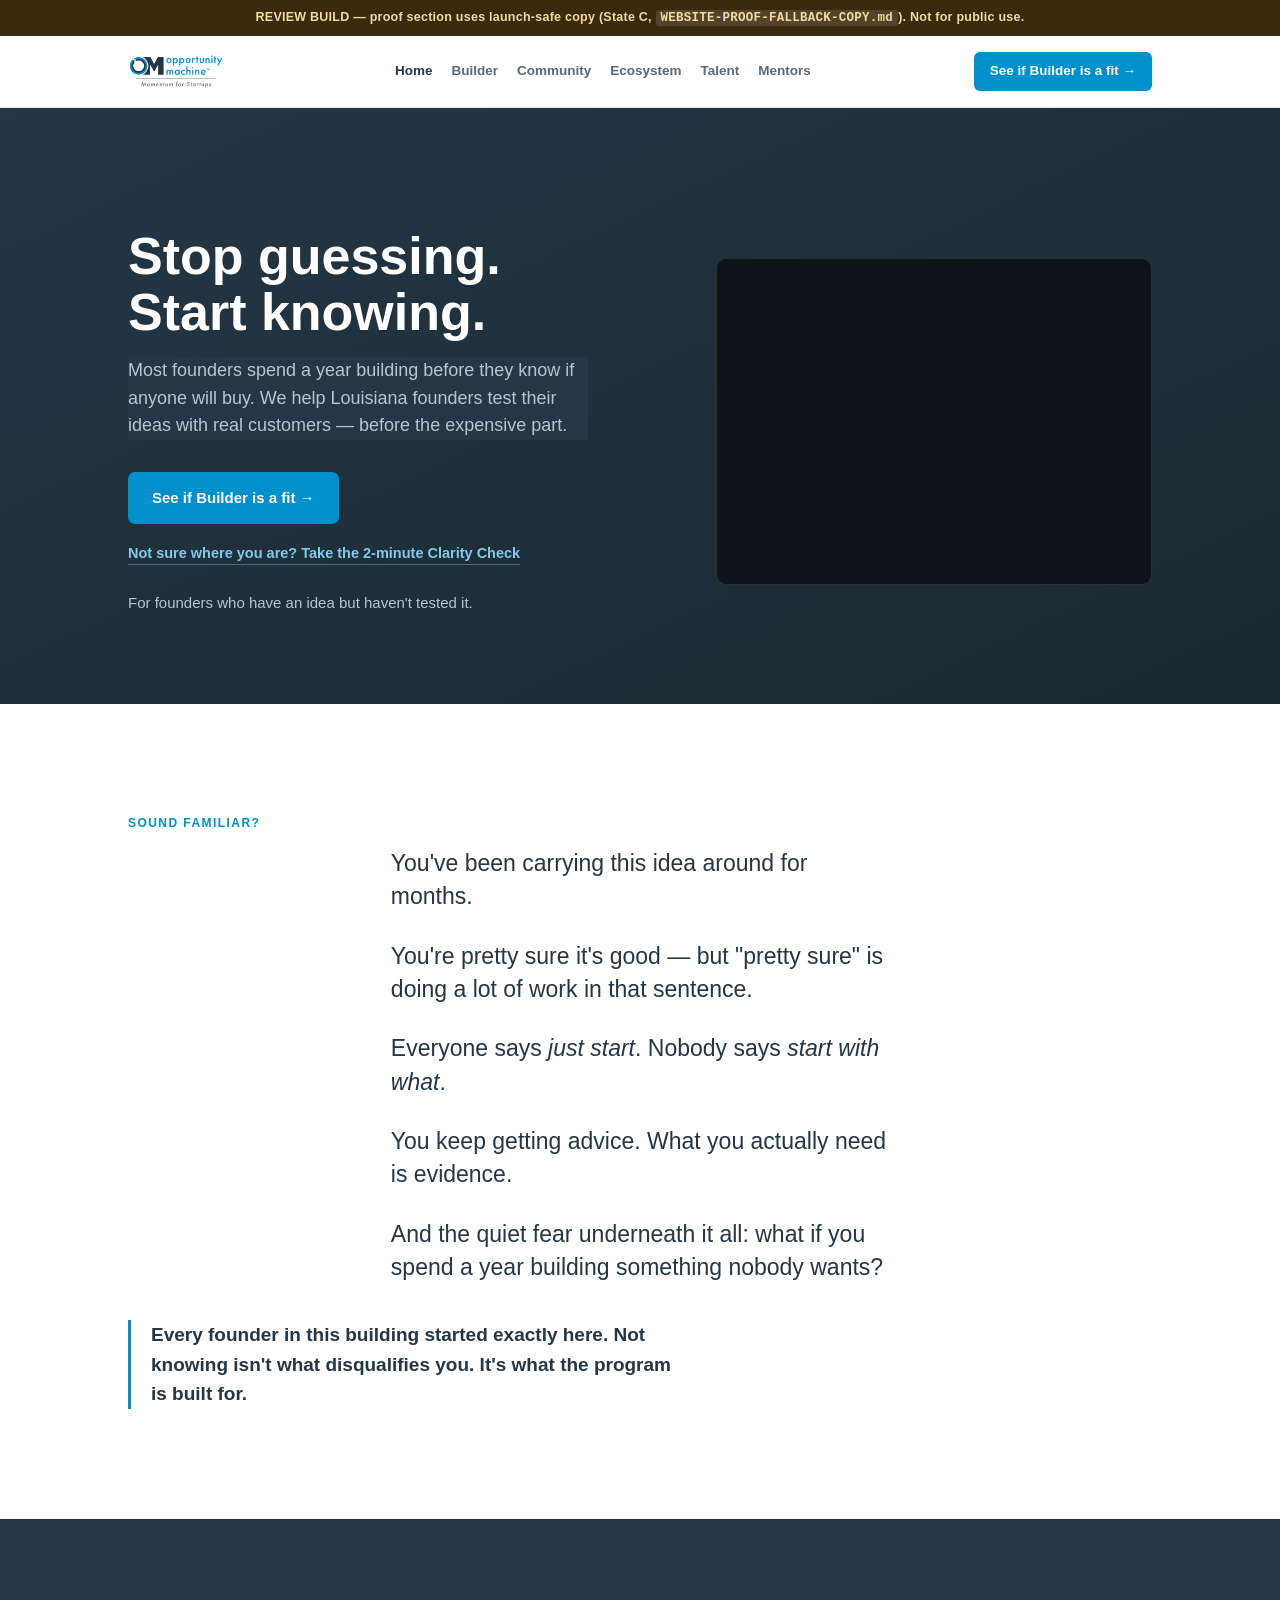
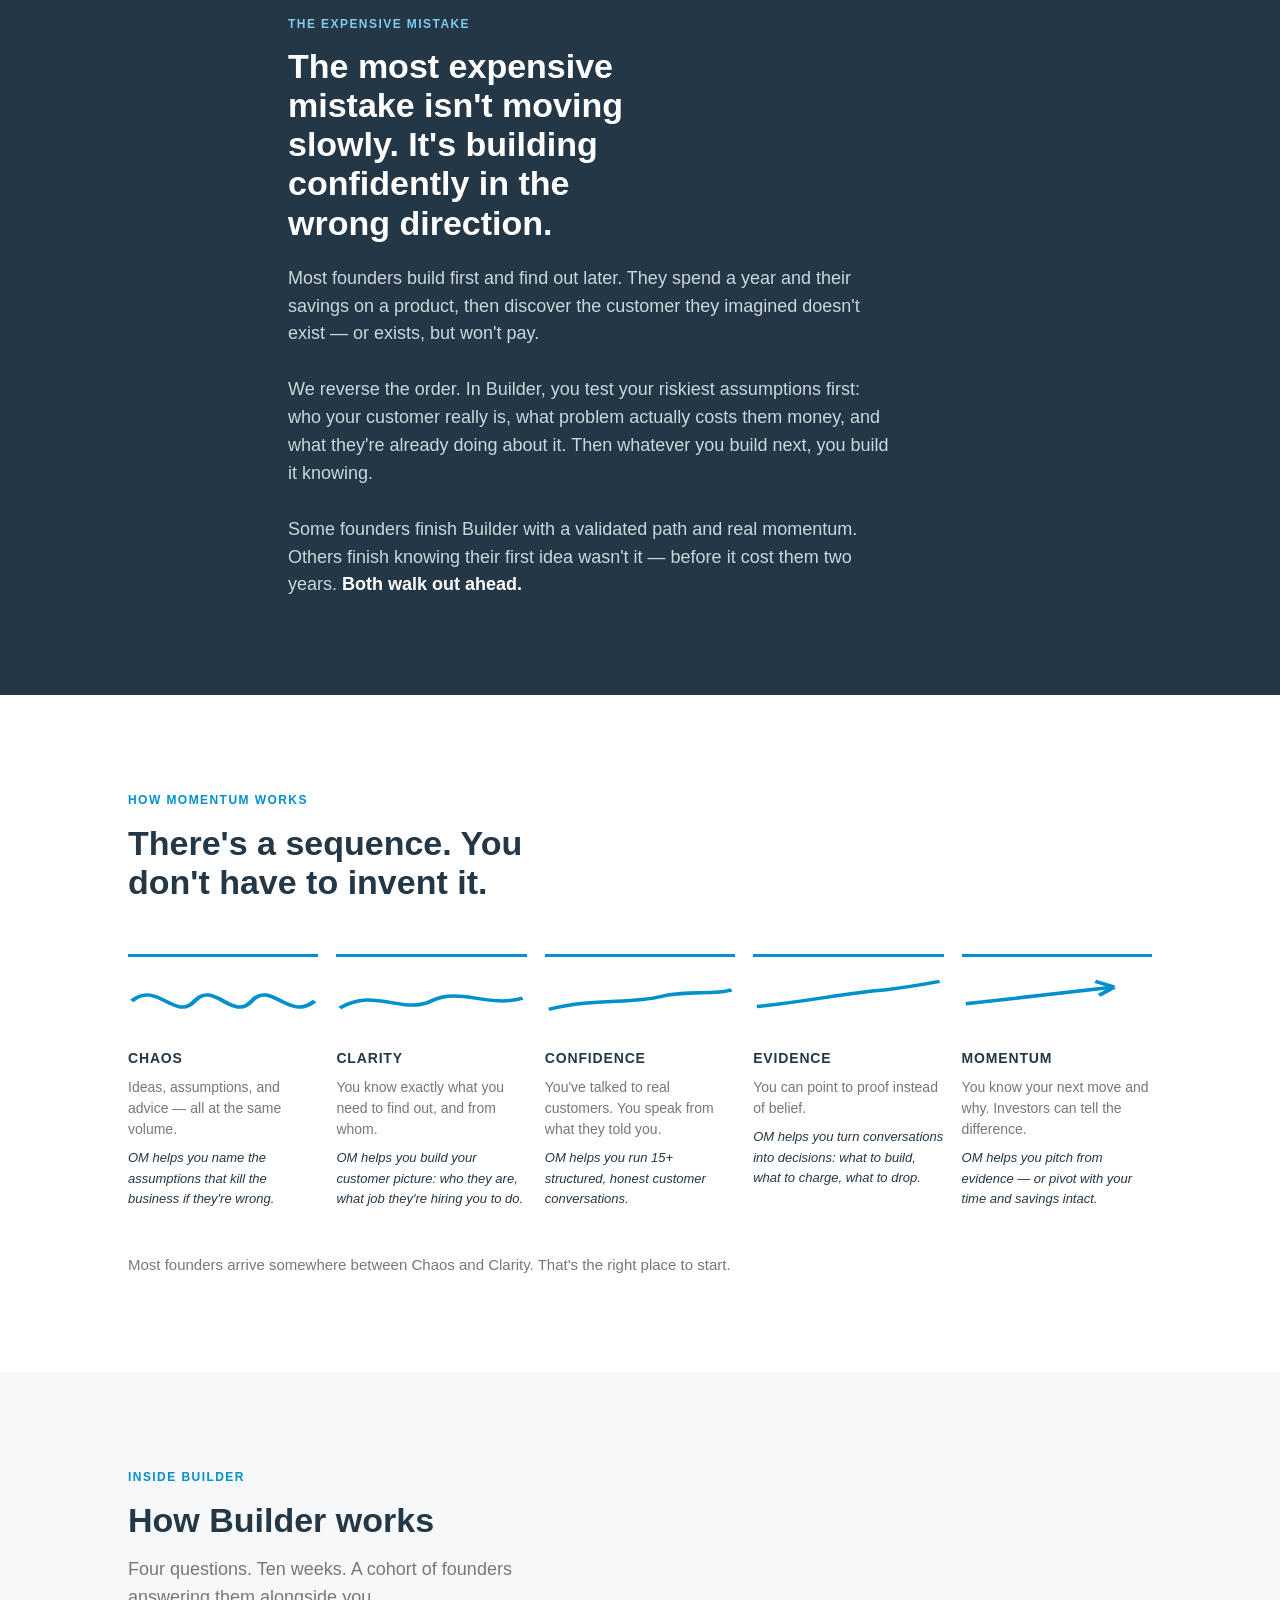
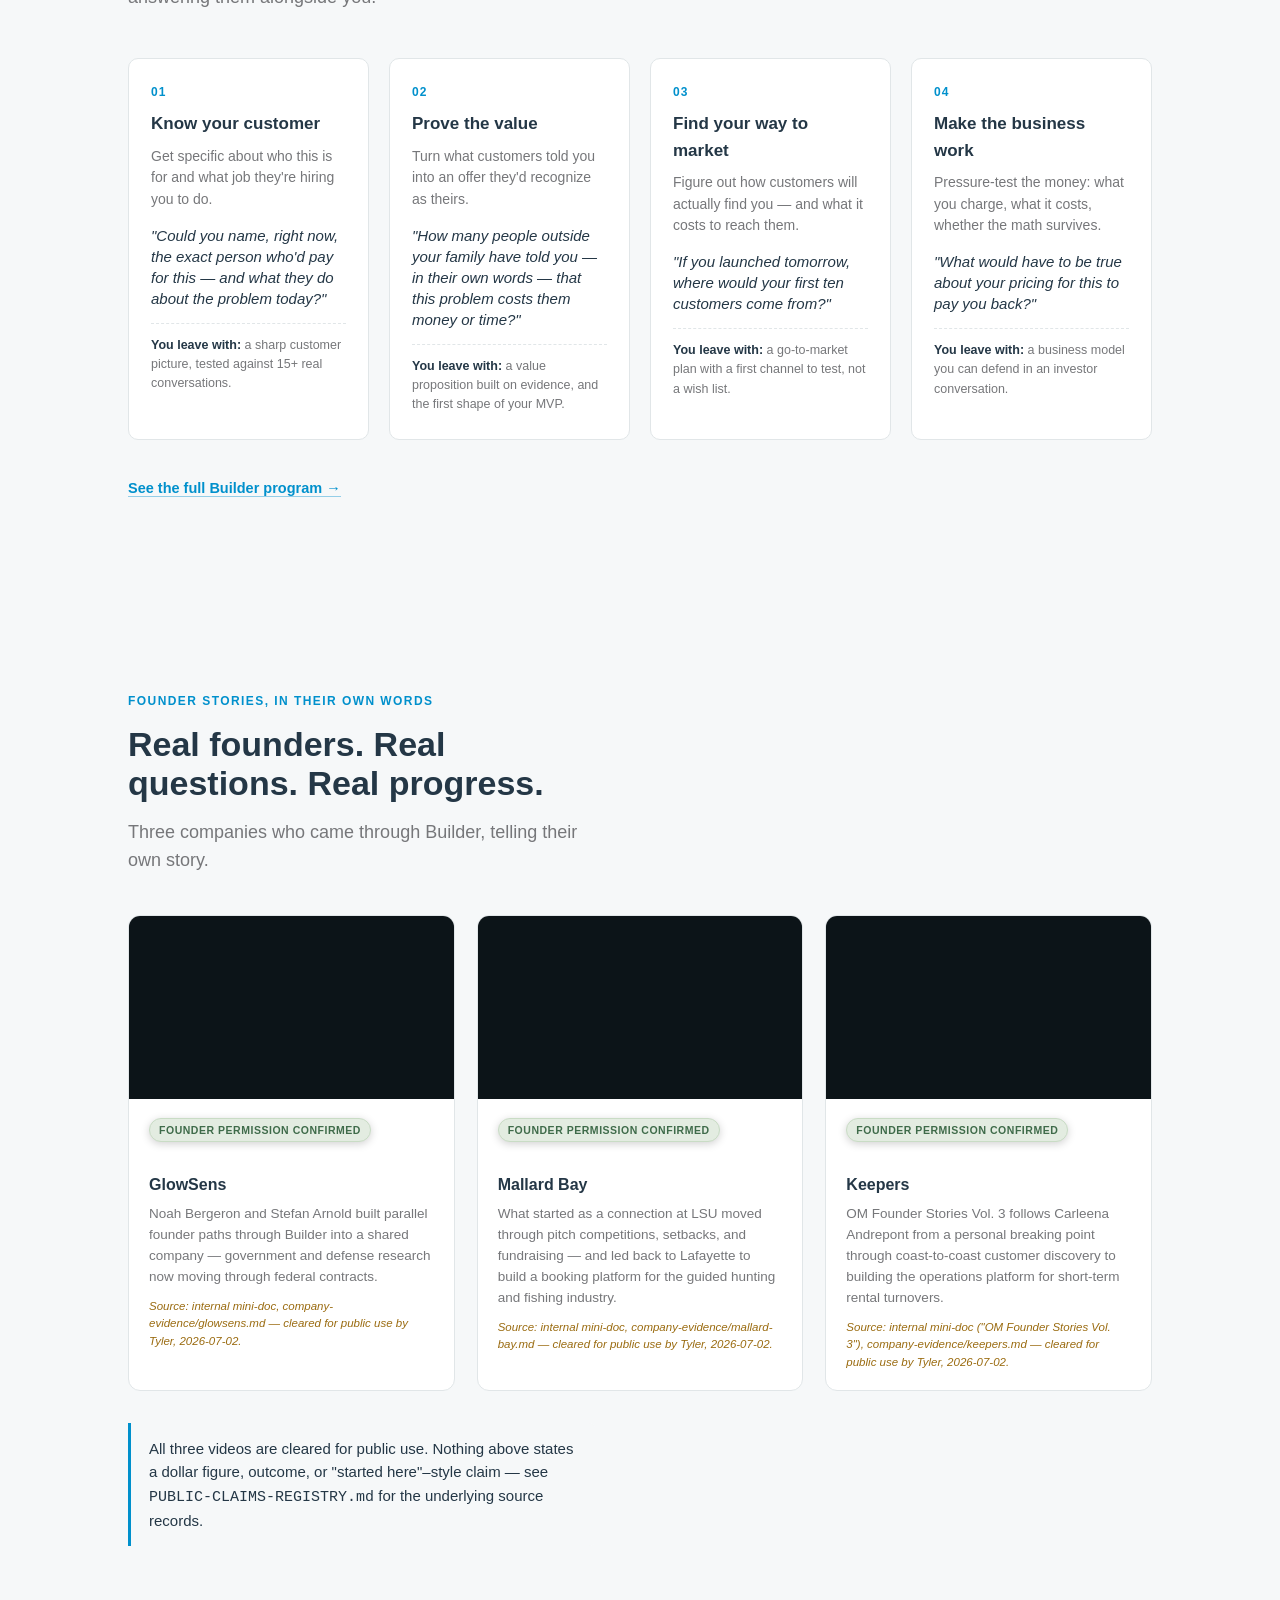
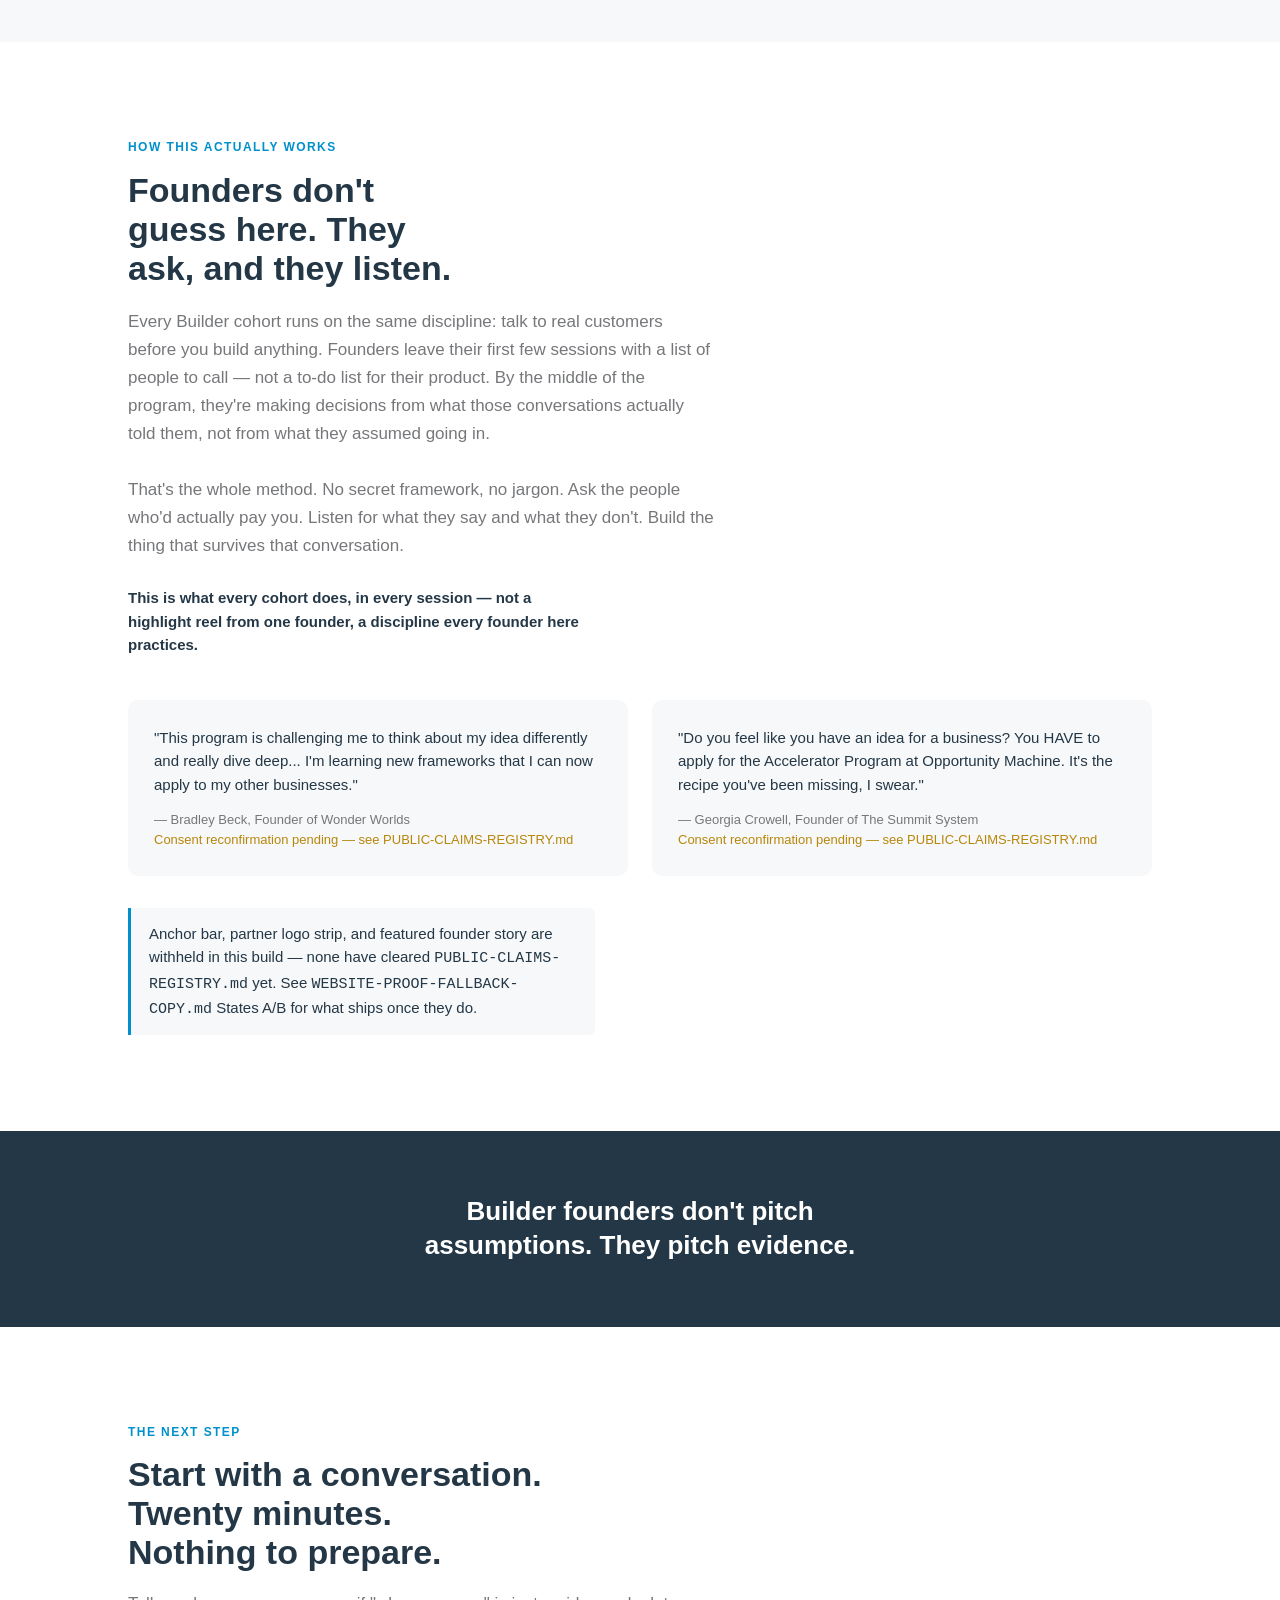
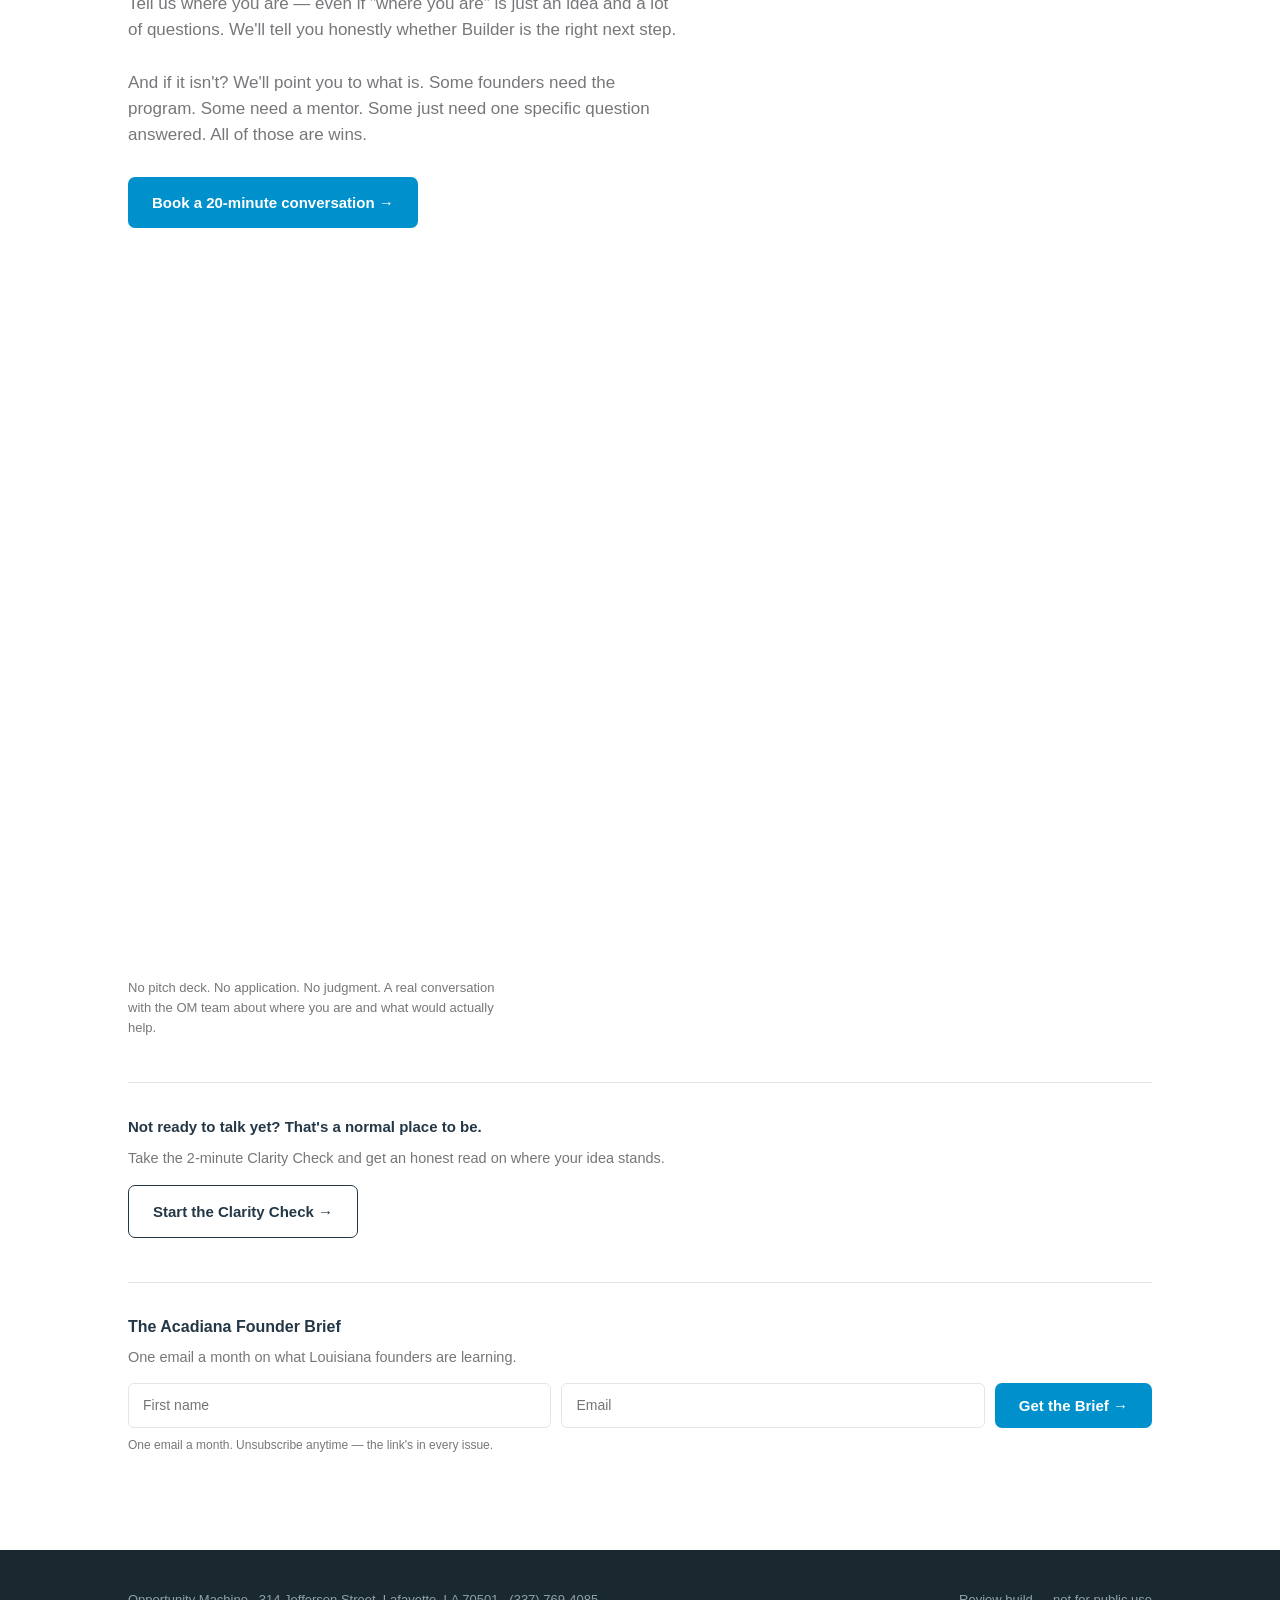
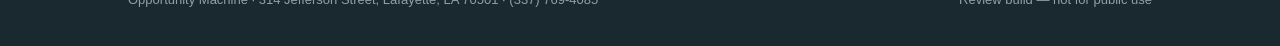
<file: index.html>
<!doctype html>
<html lang="en">
<head>
<meta charset="utf-8">
<meta name="viewport" content="width=device-width, initial-scale=1">
<title>Opportunity Machine — Momentum for Startups</title>
<link rel="stylesheet" href="styles.css">
</head>
<body>

<div class="review-banner">REVIEW BUILD — proof section uses launch-safe copy (State C, <code>WEBSITE-PROOF-FALLBACK-COPY.md</code>). Not for public use.</div>

<nav class="site-nav">
  <div class="wrap">
    <div class="wordmark-logo" role="img" aria-label="Opportunity Machine"></div>
    <div class="nav-links">
      <a href="index.html" class="current">Home</a>
      <a href="builder.html">Builder</a>
      <a href="community.html">Community</a>
      <a href="ecosystem.html">Ecosystem</a>
      <a href="talent.html">Talent</a>
      <a href="mentors.html">Mentors</a>
    </div>
    <a class="nav-cta" href="builder.html#invite">See if Builder is a fit →</a>
  </div>
</nav>

<!-- SECTION 1 — HERO -->
<header class="hero">
  <div class="wrap hero-grid">
    <div>
      <h1 class="hero-h">Stop guessing. Start knowing.</h1>
      <p class="dek on-navy">Most founders spend a year building before they know if anyone will buy. We help Louisiana founders test their ideas with real customers — before the expensive part.</p>
      <div class="hero-ctas">
        <a class="btn btn-primary" href="builder.html#invite">See if Builder is a fit →</a>
        <a class="btn-link" style="color:#7FCBEA;border-color:rgba(127,203,234,.4)" href="clarity-check.html">Not sure where you are? Take the 2-minute Clarity Check</a>
      </div>
      <div class="rotating-line" id="rotating-line">For founders who have an idea but haven't tested it.</div>
    </div>
    <div class="hero-video-wrap">
      <iframe src="https://www.youtube.com/embed/yk1Ij-wW_P0" title="Opportunity Machine — hero video" allowfullscreen></iframe>
    </div>
  </div>
</header>

<!-- SECTION 2 — THE MIRROR -->
<section class="mirror">
  <div class="wrap">
    <span class="eyebrow">Sound familiar?</span>
    <div class="mirror-lines" id="mirror-lines">
      <p>You've been carrying this idea around for months.</p>
      <p>You're pretty sure it's good — but "pretty sure" is doing a lot of work in that sentence.</p>
      <p>Everyone says <em>just start</em>. Nobody says <em>start with what</em>.</p>
      <p>You keep getting advice. What you actually need is evidence.</p>
      <p>And the quiet fear underneath it all: what if you spend a year building something nobody wants?</p>
    </div>
    <p class="mirror-close">Every founder in this building started exactly here. Not knowing isn't what disqualifies you. It's what the program is built for.</p>
  </div>
</section>

<!-- SECTION 3 — THE REFRAME -->
<section class="screen reframe">
  <div class="wrap">
    <span class="eyebrow on-navy">The expensive mistake</span>
    <h2 class="section-h on-navy">The most expensive mistake isn't moving slowly. It's building confidently in the wrong direction.</h2>
    <p class="reframe-body">
      Most founders build first and find out later. They spend a year and their savings on a product, then discover the customer they imagined doesn't exist — or exists, but won't pay.
      <br><br>
      We reverse the order. In Builder, you test your riskiest assumptions first: who your customer really is, what problem actually costs them money, and what they're already doing about it. Then whatever you build next, you build it knowing.
      <br><br>
      Some founders finish Builder with a validated path and real momentum. Others finish knowing their first idea wasn't it — before it cost them two years. <strong>Both walk out ahead.</strong>
    </p>
  </div>
</section>

<!-- SECTION 4 — THE PATH -->
<section class="screen">
  <div class="wrap">
    <span class="eyebrow">How momentum works</span>
    <h2 class="section-h">There's a sequence. You don't have to invent it.</h2>
    <div class="path-stages">
      <div class="path-stage">
        <div class="path-line"><svg viewBox="0 0 100 40" preserveAspectRatio="none"><path d="M2,20 C15,5 25,35 35,20 C45,5 55,35 65,20 C75,5 85,35 98,20" stroke="#0090CC" stroke-width="2.5" fill="none"/></svg></div>
        <h4>Chaos</h4>
        <p>Ideas, assumptions, and advice — all at the same volume.</p>
        <div class="om-does">OM helps you name the assumptions that kill the business if they're wrong.</div>
      </div>
      <div class="path-stage">
        <div class="path-line"><svg viewBox="0 0 100 40" preserveAspectRatio="none"><path d="M2,25 C20,10 35,30 50,20 C65,10 80,25 98,18" stroke="#0090CC" stroke-width="2.5" fill="none"/></svg></div>
        <h4>Clarity</h4>
        <p>You know exactly what you need to find out, and from whom.</p>
        <div class="om-does">OM helps you build your customer picture: who they are, what job they're hiring you to do.</div>
      </div>
      <div class="path-stage">
        <div class="path-line"><svg viewBox="0 0 100 40" preserveAspectRatio="none"><path d="M2,26 C25,18 45,22 60,17 C75,12 88,16 98,12" stroke="#0090CC" stroke-width="2.5" fill="none"/></svg></div>
        <h4>Confidence</h4>
        <p>You've talked to real customers. You speak from what they told you.</p>
        <div class="om-does">OM helps you run 15+ structured, honest customer conversations.</div>
      </div>
      <div class="path-stage">
        <div class="path-line"><svg viewBox="0 0 100 40" preserveAspectRatio="none"><path d="M2,24 C30,20 50,14 70,12 C82,10 90,8 98,6" stroke="#0090CC" stroke-width="2.5" fill="none"/></svg></div>
        <h4>Evidence</h4>
        <p>You can point to proof instead of belief.</p>
        <div class="om-does">OM helps you turn conversations into decisions: what to build, what to charge, what to drop.</div>
      </div>
      <div class="path-stage">
        <div class="path-line"><svg viewBox="0 0 100 40" preserveAspectRatio="none"><path d="M2,22 L80,10" stroke="#0090CC" stroke-width="2.5" fill="none"/><path d="M80,10 L70,6 M80,10 L72,16" stroke="#0090CC" stroke-width="2.5" fill="none"/></svg></div>
        <h4>Momentum</h4>
        <p>You know your next move and why. Investors can tell the difference.</p>
        <div class="om-does">OM helps you pitch from evidence — or pivot with your time and savings intact.</div>
      </div>
    </div>
    <p class="path-close">Most founders arrive somewhere between Chaos and Clarity. That's the right place to start.</p>
  </div>
</section>

<!-- SECTION 5 — THE METHOD -->
<section class="screen on-tint">
  <div class="wrap">
    <span class="eyebrow">Inside Builder</span>
    <h2 class="section-h">How Builder works</h2>
    <p class="dek">Four questions. Ten weeks. A cohort of founders answering them alongside you.</p>
    <div class="method-cards">
      <div class="method-card">
        <div class="num">01</div>
        <h4>Know your customer</h4>
        <p class="desc">Get specific about who this is for and what job they're hiring you to do.</p>
        <p class="q">"Could you name, right now, the exact person who'd pay for this — and what they do about the problem today?"</p>
        <div class="out"><b>You leave with:</b> a sharp customer picture, tested against 15+ real conversations.</div>
      </div>
      <div class="method-card">
        <div class="num">02</div>
        <h4>Prove the value</h4>
        <p class="desc">Turn what customers told you into an offer they'd recognize as theirs.</p>
        <p class="q">"How many people outside your family have told you — in their own words — that this problem costs them money or time?"</p>
        <div class="out"><b>You leave with:</b> a value proposition built on evidence, and the first shape of your MVP.</div>
      </div>
      <div class="method-card">
        <div class="num">03</div>
        <h4>Find your way to market</h4>
        <p class="desc">Figure out how customers will actually find you — and what it costs to reach them.</p>
        <p class="q">"If you launched tomorrow, where would your first ten customers come from?"</p>
        <div class="out"><b>You leave with:</b> a go-to-market plan with a first channel to test, not a wish list.</div>
      </div>
      <div class="method-card">
        <div class="num">04</div>
        <h4>Make the business work</h4>
        <p class="desc">Pressure-test the money: what you charge, what it costs, whether the math survives.</p>
        <p class="q">"What would have to be true about your pricing for this to pay you back?"</p>
        <div class="out"><b>You leave with:</b> a business model you can defend in an investor conversation.</div>
      </div>
    </div>
    <div style="margin-top:36px;"><a class="btn-link" href="builder.html">See the full Builder program →</a></div>
  </div>
</section>

<!-- SECTION 6a — FOUNDER VIDEO PROOF (State D: video proof, cleared) -->
<section class="screen on-tint">
  <div class="wrap">
    <span class="eyebrow">Founder stories, in their own words</span>
    <h2 class="section-h">Real founders. Real questions. Real progress.</h2>
    <p class="dek">Three companies who came through Builder, telling their own story.</p>

    <div class="video-grid">
      <div class="video-card">
        <div class="video-frame"><iframe src="https://www.youtube.com/embed/lZ1q1jHbgco" title="GlowSens founder story" allowfullscreen></iframe></div>
        <div class="video-meta">
          <span class="cleared">Founder permission confirmed</span>
          <h4>GlowSens</h4>
          <p>Noah Bergeron and Stefan Arnold built parallel founder paths through Builder into a shared company — government and defense research now moving through federal contracts.</p>
          <div class="source-note">Source: internal mini-doc, company-evidence/glowsens.md — cleared for public use by Tyler, 2026-07-02.</div>
        </div>
      </div>
      <div class="video-card">
        <div class="video-frame"><iframe src="https://www.youtube.com/embed/IEixV3f1pME" title="Mallard Bay founder story" allowfullscreen></iframe></div>
        <div class="video-meta">
          <span class="cleared">Founder permission confirmed</span>
          <h4>Mallard Bay</h4>
          <p>What started as a connection at LSU moved through pitch competitions, setbacks, and fundraising — and led back to Lafayette to build a booking platform for the guided hunting and fishing industry.</p>
          <div class="source-note">Source: internal mini-doc, company-evidence/mallard-bay.md — cleared for public use by Tyler, 2026-07-02.</div>
        </div>
      </div>
      <div class="video-card">
        <div class="video-frame"><iframe src="https://www.youtube.com/embed/KcOey2-8ttg" title="Keepers founder story — OM Founder Stories Vol. 3" allowfullscreen></iframe></div>
        <div class="video-meta">
          <span class="cleared">Founder permission confirmed</span>
          <h4>Keepers</h4>
          <p>OM Founder Stories Vol. 3 follows Carleena Andrepont from a personal breaking point through coast-to-coast customer discovery to building the operations platform for short-term rental turnovers.</p>
          <div class="source-note">Source: internal mini-doc ("OM Founder Stories Vol. 3"), company-evidence/keepers.md — cleared for public use by Tyler, 2026-07-02.</div>
        </div>
      </div>
    </div>
    <div class="stat-line">All three videos are cleared for public use. Nothing above states a dollar figure, outcome, or "started here"–style claim — see <code>PUBLIC-CLAIMS-REGISTRY.md</code> for the underlying source records.</div>
  </div>
</section>

<!-- SECTION 6b — PROOF (State C: process proof, no unverified claims) -->
<section class="screen">
  <div class="wrap">
    <span class="eyebrow">How this actually works</span>
    <h2 class="section-h">Founders don't guess here. They ask, and they listen.</h2>
    <p class="proof-body">
      Every Builder cohort runs on the same discipline: talk to real customers before you build anything. Founders leave their first few sessions with a list of people to call — not a to-do list for their product. By the middle of the program, they're making decisions from what those conversations actually told them, not from what they assumed going in.
      <br><br>
      That's the whole method. No secret framework, no jargon. Ask the people who'd actually pay you. Listen for what they say and what they don't. Build the thing that survives that conversation.
    </p>
    <p class="proof-close">This is what every cohort does, in every session — not a highlight reel from one founder, a discipline every founder here practices.</p>

    <div class="quote-pair">
      <div class="quote-card">"This program is challenging me to think about my idea differently and really dive deep... I'm learning new frameworks that I can now apply to my other businesses."<cite>— Bradley Beck, Founder of Wonder Worlds<br><span style="color:#B8860B">Consent reconfirmation pending — see PUBLIC-CLAIMS-REGISTRY.md</span></cite></div>
      <div class="quote-card">"Do you feel like you have an idea for a business? You HAVE to apply for the Accelerator Program at Opportunity Machine. It's the recipe you've been missing, I swear."<cite>— Georgia Crowell, Founder of The Summit System<br><span style="color:#B8860B">Consent reconfirmation pending — see PUBLIC-CLAIMS-REGISTRY.md</span></cite></div>
    </div>
    <div class="stat-line">Anchor bar, partner logo strip, and featured founder story are withheld in this build — none have cleared <code>PUBLIC-CLAIMS-REGISTRY.md</code> yet. See <code>WEBSITE-PROOF-FALLBACK-COPY.md</code> States A/B for what ships once they do.</div>
  </div>
</section>

<!-- SECTION 7 — IDENTITY LINE -->
<div class="identity-band">
  <h3>Builder founders don't pitch assumptions. They pitch evidence.</h3>
</div>

<!-- SECTION 8 — THE INVITATION -->
<section class="screen" id="invite">
  <div class="wrap">
    <span class="eyebrow">The next step</span>
    <h2 class="section-h">Start with a conversation. Twenty minutes. Nothing to prepare.</h2>
    <p class="invite-body">
      Tell us where you are — even if "where you are" is just an idea and a lot of questions. We'll tell you honestly whether Builder is the right next step.
      <br><br>
      And if it isn't? We'll point you to what is. Some founders need the program. Some need a mentor. Some just need one specific question answered. All of those are wins.
    </p>
    <div style="margin-top:28px;"><a class="btn btn-primary" href="#calendly-embed">Book a 20-minute conversation →</a></div>
    <div id="calendly-embed" style="margin-top:36px;">
      <div class="calendly-inline-widget" data-url="https://calendly.com/d/ck6r-jbf-hvy/om-builder-program-1-0-interest-form?month=2026-07" style="min-width:320px;height:700px;"></div>
      <script type="text/javascript" src="https://assets.calendly.com/assets/external/widget.js" async></script>
    </div>
    <p class="invite-micro">No pitch deck. No application. No judgment. A real conversation with the OM team about where you are and what would actually help.</p>

    <div class="invite-fallback">
      <b>Not ready to talk yet? That's a normal place to be.</b>
      <p style="color:var(--gray);font-size:14.5px;margin-bottom:16px;">Take the 2-minute Clarity Check and get an honest read on where your idea stands.</p>
      <a class="btn btn-ghost" href="clarity-check.html">Start the Clarity Check →</a>
    </div>

    <div class="newsletter-block">
      <b style="color:var(--navy);font-size:16px;">The Acadiana Founder Brief</b>
      <p style="color:var(--gray);font-size:14.5px;margin-top:6px;">One email a month on what Louisiana founders are learning.</p>
      <form class="newsletter-form" onsubmit="return false;">
        <input type="text" placeholder="First name">
        <input type="email" placeholder="Email">
        <button class="btn btn-primary" type="submit">Get the Brief →</button>
      </form>
      <p class="privacy-note">One email a month. Unsubscribe anytime — the link's in every issue.</p>
    </div>
  </div>
</section>

<footer class="site-footer">
  <div class="wrap">
    <span>Opportunity Machine · 314 Jefferson Street, Lafayette, LA 70501 · (337) 769-4085</span>
    <span>Review build — not for public use</span>
  </div>
</footer>

<script src="app.js"></script>
</body>
</html>
</file>
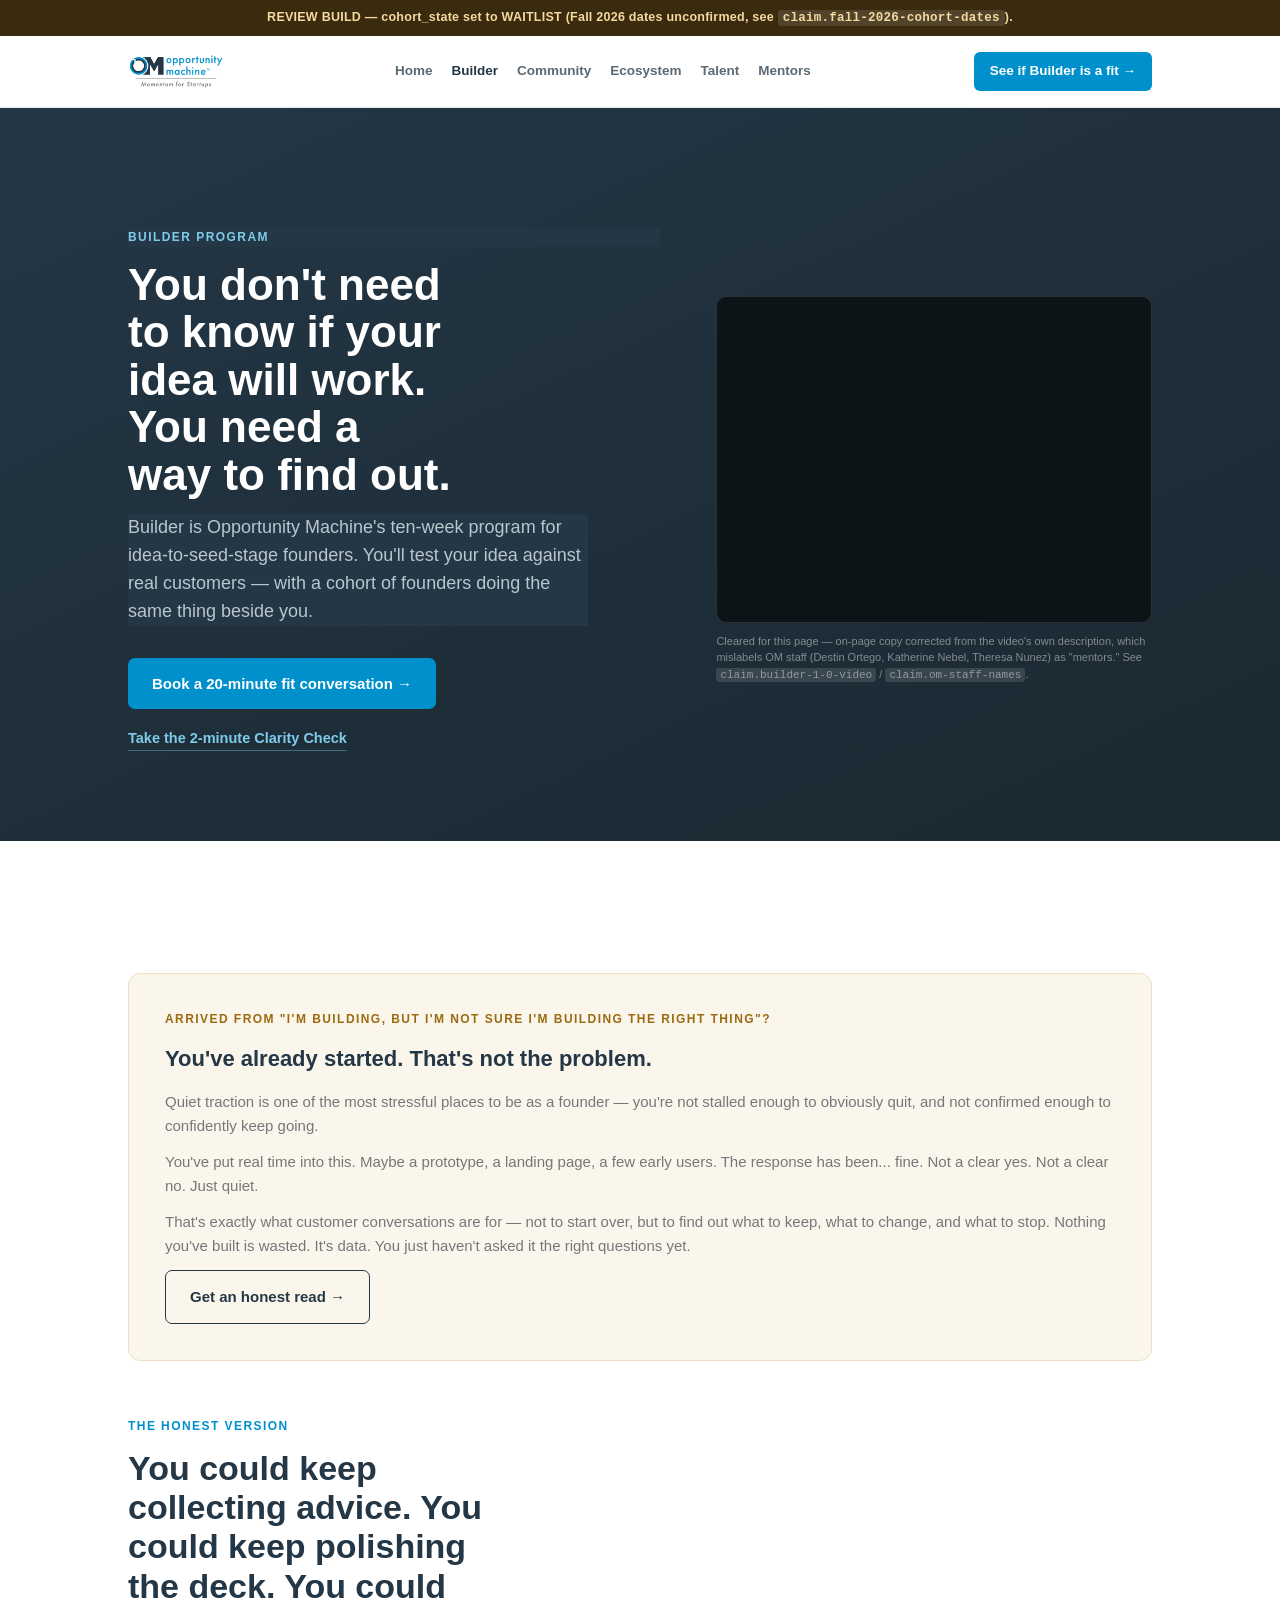
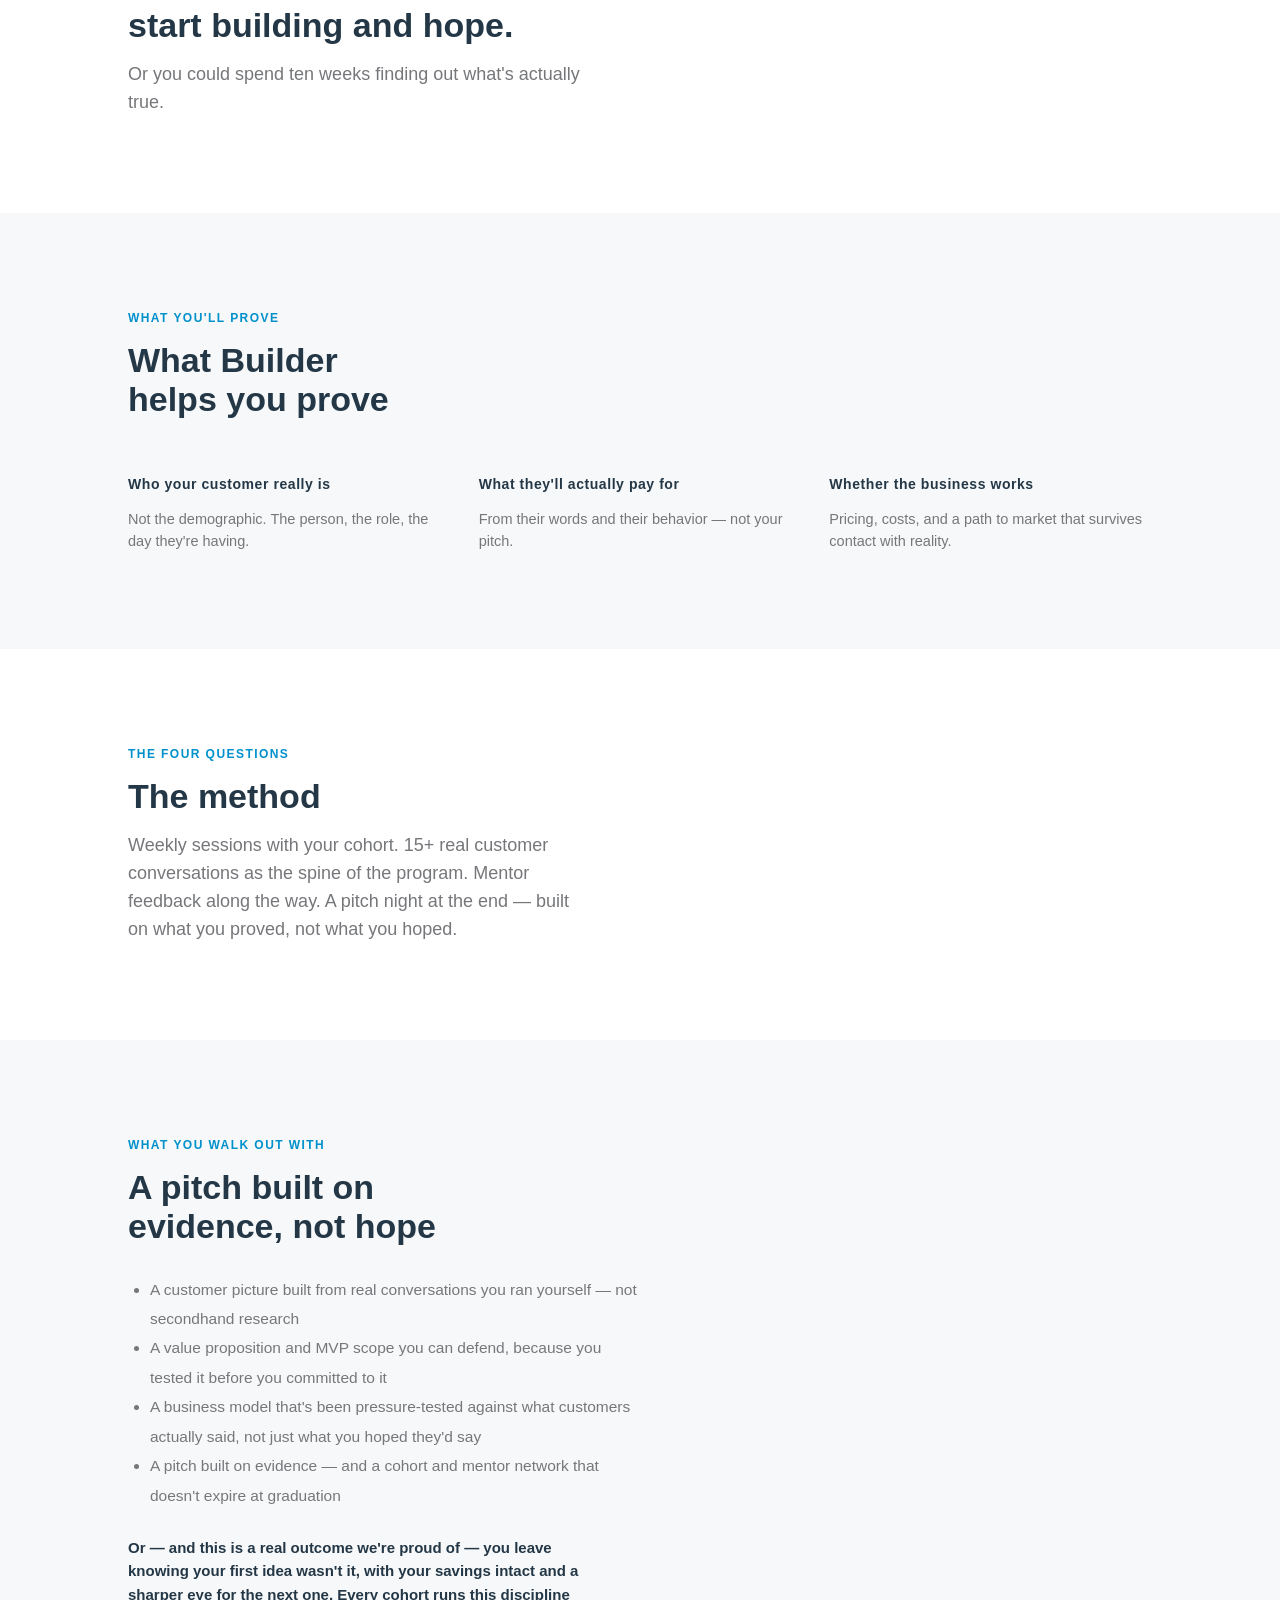
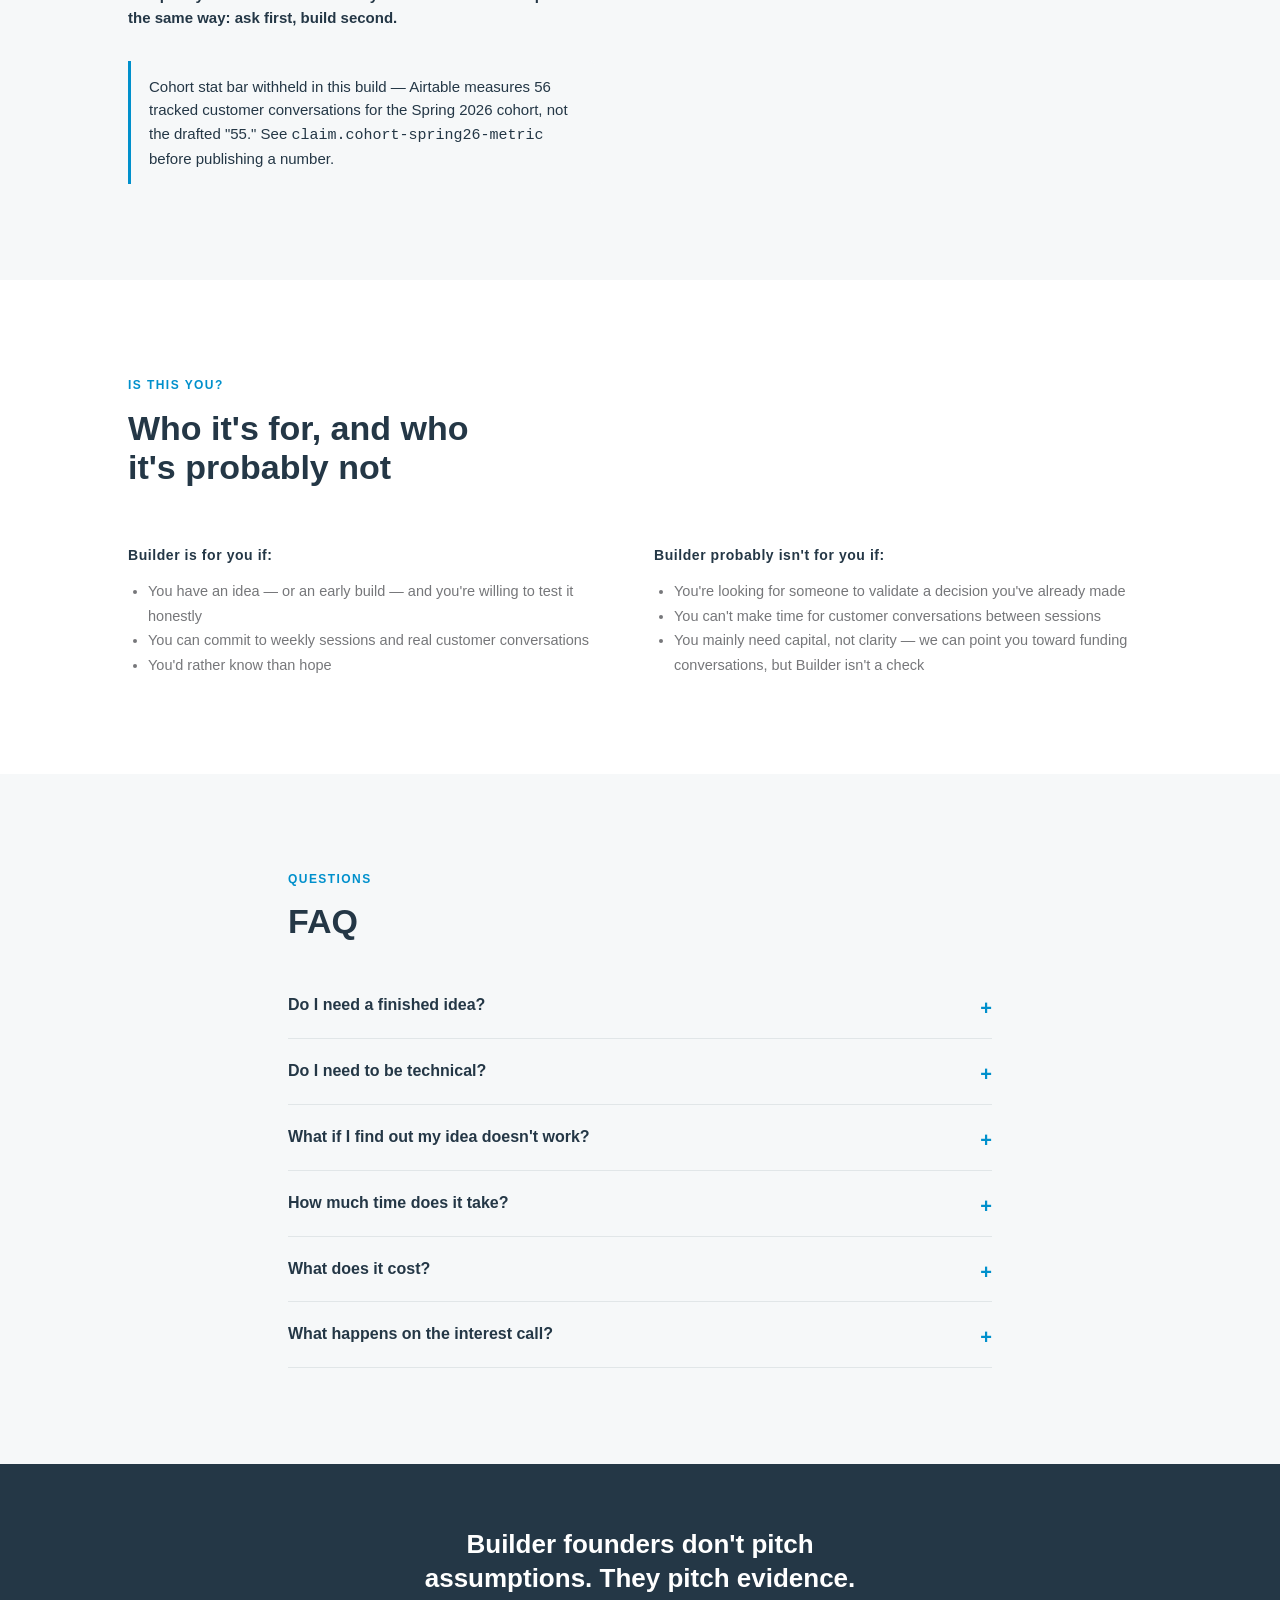
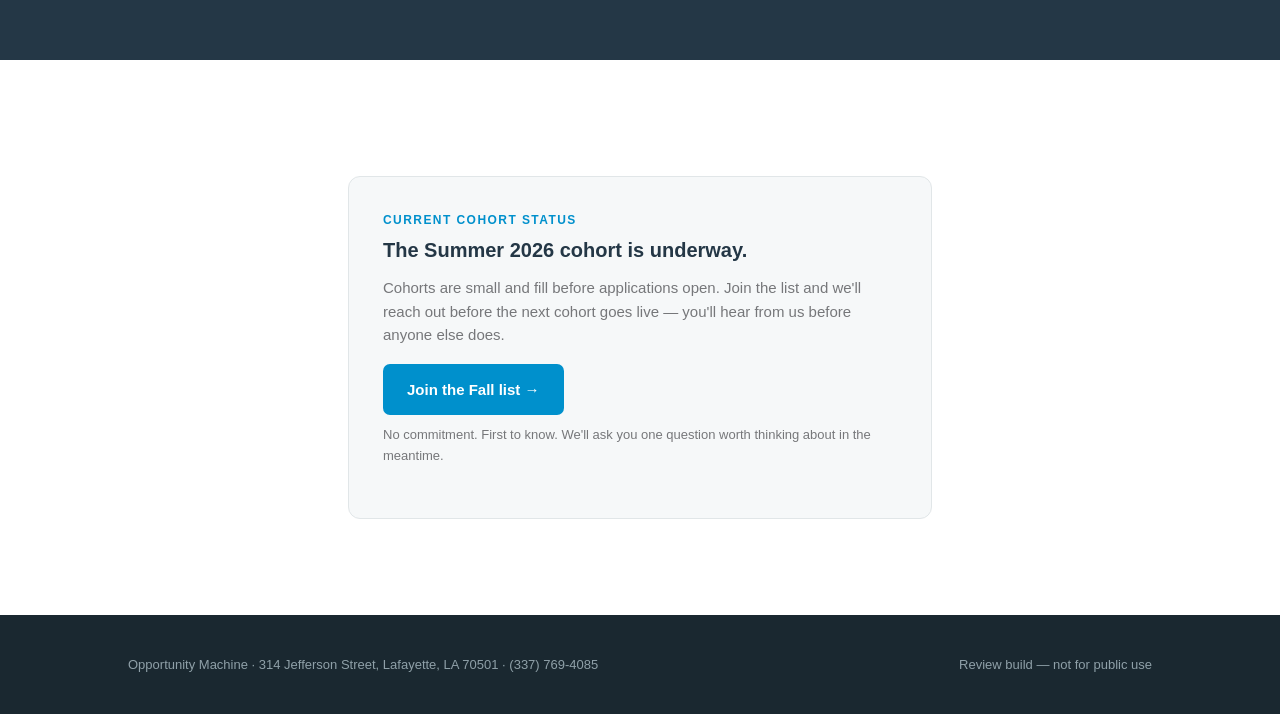
<file: builder.html>
<!doctype html>
<html lang="en">
<head>
<meta charset="utf-8">
<meta name="viewport" content="width=device-width, initial-scale=1">
<title>Builder Program — Opportunity Machine</title>
<link rel="stylesheet" href="styles.css">
</head>
<body>

<div class="review-banner">REVIEW BUILD — cohort_state set to WAITLIST (Fall 2026 dates unconfirmed, see <code>claim.fall-2026-cohort-dates</code>).</div>

<nav class="site-nav">
  <div class="wrap">
    <div class="wordmark-logo" role="img" aria-label="Opportunity Machine"></div>
    <div class="nav-links">
      <a href="index.html">Home</a>
      <a href="builder.html" class="current">Builder</a>
      <a href="community.html">Community</a>
      <a href="ecosystem.html">Ecosystem</a>
      <a href="talent.html">Talent</a>
      <a href="mentors.html">Mentors</a>
    </div>
    <a class="nav-cta" href="#invite">See if Builder is a fit →</a>
  </div>
</nav>

<!-- HERO -->
<header class="hero">
  <div class="wrap hero-grid">
    <div>
      <span class="eyebrow on-navy">Builder Program</span>
      <h1 class="hero-h" style="font-size:44px;">You don't need to know if your idea will work. You need a way to find out.</h1>
      <p class="dek on-navy">Builder is Opportunity Machine's ten-week program for idea-to-seed-stage founders. You'll test your idea against real customers — with a cohort of founders doing the same thing beside you.</p>
      <div class="hero-ctas">
        <a class="btn btn-primary" href="#invite">Book a 20-minute fit conversation →</a>
        <a class="btn-link" style="color:#7FCBEA;border-color:rgba(127,203,234,.4)" href="clarity-check.html">Take the 2-minute Clarity Check</a>
      </div>
    </div>
    <div>
      <div class="hero-video-wrap">
        <iframe src="https://www.youtube.com/embed/DkrfVr3X57Q" title="Opportunity Machine Builder 1.0" allowfullscreen></iframe>
      </div>
      <p style="margin-top:10px;font-size:11px;color:rgba(255,255,255,.45);line-height:1.5;">Cleared for this page — on-page copy corrected from the video's own description, which mislabels OM staff (Destin Ortego, Katherine Nebel, Theresa Nunez) as "mentors." See <code style="background:rgba(255,255,255,.12);padding:1px 4px;border-radius:3px;">claim.builder-1-0-video</code> / <code style="background:rgba(255,255,255,.12);padding:1px 4px;border-radius:3px;">claim.om-staff-names</code>.</p>
    </div>
  </div>
</header>

<!-- BRIDGE for Door 2 arrivals (id-targeted, shown always in this static demo for review purposes) -->
<section class="screen" style="padding-bottom:0;">
  <div class="wrap">
    <div class="bridge" id="already-building">
      <span class="eyebrow">Arrived from "I'm building, but I'm not sure I'm building the right thing"?</span>
      <h3>You've already started. That's not the problem.</h3>
      <p>Quiet traction is one of the most stressful places to be as a founder — you're not stalled enough to obviously quit, and not confirmed enough to confidently keep going.</p>
      <p>You've put real time into this. Maybe a prototype, a landing page, a few early users. The response has been... fine. Not a clear yes. Not a clear no. Just quiet.</p>
      <p>That's exactly what customer conversations are for — not to start over, but to find out what to keep, what to change, and what to stop. Nothing you've built is wasted. It's data. You just haven't asked it the right questions yet.</p>
      <a class="btn btn-ghost" href="#invite">Get an honest read →</a>
    </div>
  </div>
</section>

<!-- PAIN -->
<section class="screen" style="padding-top:20px;">
  <div class="wrap">
    <span class="eyebrow">The honest version</span>
    <h2 class="section-h">You could keep collecting advice. You could keep polishing the deck. You could start building and hope.</h2>
    <p class="dek">Or you could spend ten weeks finding out what's actually true.</p>
  </div>
</section>

<!-- WHAT BUILDER HELPS YOU PROVE -->
<section class="screen on-tint">
  <div class="wrap">
    <span class="eyebrow">What you'll prove</span>
    <h2 class="section-h">What Builder helps you prove</h2>
    <div class="fornot" style="margin-top:36px;grid-template-columns:1fr 1fr 1fr;">
      <div><h4>Who your customer really is</h4><p style="color:var(--gray);font-size:14.5px;">Not the demographic. The person, the role, the day they're having.</p></div>
      <div><h4>What they'll actually pay for</h4><p style="color:var(--gray);font-size:14.5px;">From their words and their behavior — not your pitch.</p></div>
      <div><h4>Whether the business works</h4><p style="color:var(--gray);font-size:14.5px;">Pricing, costs, and a path to market that survives contact with reality.</p></div>
    </div>
  </div>
</section>

<!-- METHOD -->
<section class="screen">
  <div class="wrap">
    <span class="eyebrow">The four questions</span>
    <h2 class="section-h">The method</h2>
    <p class="dek">Weekly sessions with your cohort. 15+ real customer conversations as the spine of the program. Mentor feedback along the way. A pitch night at the end — built on what you proved, not what you hoped.</p>
  </div>
</section>

<!-- WHAT YOU LEAVE WITH (Process Proof / State C) -->
<section class="screen on-tint">
  <div class="wrap">
    <span class="eyebrow">What you walk out with</span>
    <h2 class="section-h">A pitch built on evidence, not hope</h2>
    <ul style="margin-top:28px;font-size:15.5px;color:var(--gray);line-height:1.9;max-width:60ch;padding-left:22px;">
      <li>A customer picture built from real conversations you ran yourself — not secondhand research</li>
      <li>A value proposition and MVP scope you can defend, because you tested it before you committed to it</li>
      <li>A business model that's been pressure-tested against what customers actually said, not just what you hoped they'd say</li>
      <li>A pitch built on evidence — and a cohort and mentor network that doesn't expire at graduation</li>
    </ul>
    <p class="proof-close">Or — and this is a real outcome we're proud of — you leave knowing your first idea wasn't it, with your savings intact and a sharper eye for the next one. Every cohort runs this discipline the same way: ask first, build second.</p>
    <div class="stat-line">Cohort stat bar withheld in this build — Airtable measures 56 tracked customer conversations for the Spring 2026 cohort, not the drafted "55." See <code>claim.cohort-spring26-metric</code> before publishing a number.</div>
  </div>
</section>

<!-- FOR / NOT FOR -->
<section class="screen">
  <div class="wrap">
    <span class="eyebrow">Is this you?</span>
    <h2 class="section-h">Who it's for, and who it's probably not</h2>
    <div class="fornot">
      <div>
        <h4>Builder is for you if:</h4>
        <ul>
          <li>You have an idea — or an early build — and you're willing to test it honestly</li>
          <li>You can commit to weekly sessions and real customer conversations</li>
          <li>You'd rather know than hope</li>
        </ul>
      </div>
      <div>
        <h4>Builder probably isn't for you if:</h4>
        <ul>
          <li>You're looking for someone to validate a decision you've already made</li>
          <li>You can't make time for customer conversations between sessions</li>
          <li>You mainly need capital, not clarity — we can point you toward funding conversations, but Builder isn't a check</li>
        </ul>
      </div>
    </div>
  </div>
</section>

<!-- FAQ -->
<section class="screen on-tint">
  <div class="wrap" style="max-width:760px;">
    <span class="eyebrow">Questions</span>
    <h2 class="section-h">FAQ</h2>
    <div style="margin-top:32px;">
      <details class="faq-item"><summary>Do I need a finished idea?</summary><p>No. Half-formed is normal. The program exists to form it.</p></details>
      <details class="faq-item"><summary>Do I need to be technical?</summary><p>No. Several of our strongest founders aren't. Knowing your customer beats knowing how to code.</p></details>
      <details class="faq-item"><summary>What if I find out my idea doesn't work?</summary><p>Then you found out with real customer conversations instead of a finished product — and you kept the time and money that would have gone into building something nobody asked for. We consider that a win. Genuinely, not as a consolation prize.</p></details>
      <details class="faq-item"><summary>How much time does it take?</summary><p>One session a week, plus the customer conversations between them. If you can give it 4–6 focused hours a week, you can do Builder.</p></details>
      <details class="faq-item"><summary>What does it cost?</summary><p style="color:#9A6B10;">[NEEDS INPUT — pending ED/Tyler confirmation. See <code>claim.builder-program-cost</code>. Do not launch this FAQ item with a placeholder.]</p></details>
      <details class="faq-item"><summary>What happens on the interest call?</summary><p>Twenty minutes with our team. You tell us where you are; we tell you honestly whether Builder fits — and if it doesn't, where to go instead. Nothing to prepare.</p></details>
    </div>
  </div>
</section>

<!-- IDENTITY -->
<div class="identity-band">
  <h3>Builder founders don't pitch assumptions. They pitch evidence.</h3>
</div>

<!-- COHORT STATE — WAITLIST (dynamic block, current correct state) -->
<section class="screen" id="invite">
  <div class="wrap" style="max-width:640px;">
    <div class="cohort-block">
      <span class="eyebrow" style="margin-bottom:6px;">Current cohort status</span>
      <h3>The Summer 2026 cohort is underway.</h3>
      <p>Cohorts are small and fill before applications open. Join the list and we'll reach out before the next cohort goes live — you'll hear from us before anyone else does.</p>
      <a class="btn btn-primary" href="index.html#invite">Join the Fall list →</a>
      <p class="micro">No commitment. First to know. We'll ask you one question worth thinking about in the meantime.</p>
    </div>
  </div>
</section>

<footer class="site-footer">
  <div class="wrap">
    <span>Opportunity Machine · 314 Jefferson Street, Lafayette, LA 70501 · (337) 769-4085</span>
    <span>Review build — not for public use</span>
  </div>
</footer>

<script src="app.js"></script>
</body>
</html>
</file>
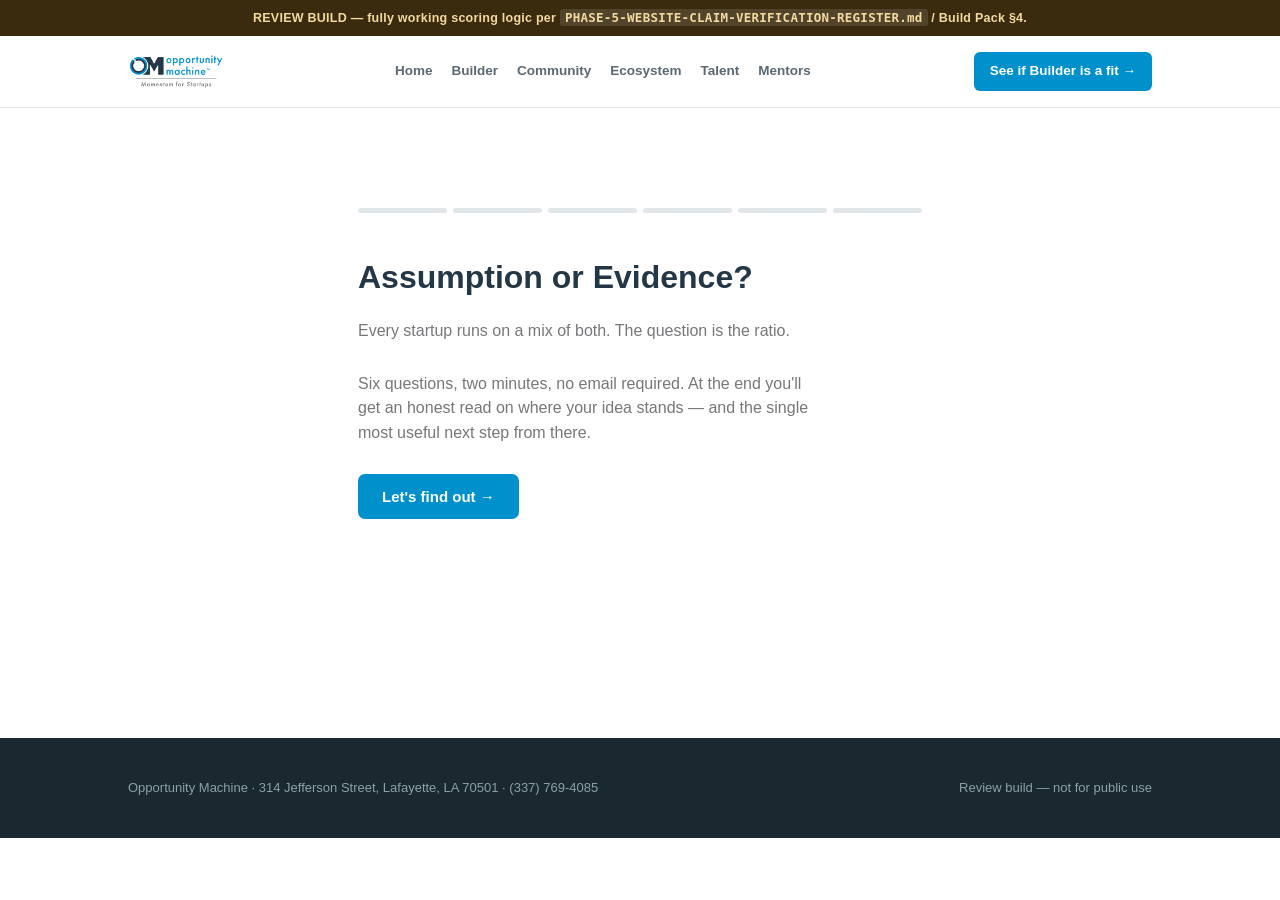
<file: clarity-check.html>
<!doctype html>
<html lang="en">
<head>
<meta charset="utf-8">
<meta name="viewport" content="width=device-width, initial-scale=1">
<title>Assumption or Evidence? Clarity Check — Opportunity Machine</title>
<link rel="stylesheet" href="styles.css">
</head>
<body>

<div class="review-banner">REVIEW BUILD — fully working scoring logic per <code>PHASE-5-WEBSITE-CLAIM-VERIFICATION-REGISTER.md</code> / Build Pack §4.</div>

<nav class="site-nav">
  <div class="wrap">
    <div class="wordmark-logo" role="img" aria-label="Opportunity Machine"></div>
    <div class="nav-links">
      <a href="index.html">Home</a>
      <a href="builder.html">Builder</a>
      <a href="community.html">Community</a>
      <a href="ecosystem.html">Ecosystem</a>
      <a href="talent.html">Talent</a>
      <a href="mentors.html">Mentors</a>
    </div>
    <a class="nav-cta" href="builder.html#invite">See if Builder is a fit →</a>
  </div>
</nav>

<div class="cc-shell">
  <div class="cc-progress" id="cc-progress"></div>

  <!-- INTRO -->
  <div class="cc-screen active cc-intro" data-screen="intro">
    <h1>Assumption or Evidence?</h1>
    <p>Every startup runs on a mix of both. The question is the ratio.</p>
    <p>Six questions, two minutes, no email required. At the end you'll get an honest read on where your idea stands — and the single most useful next step from there.</p>
    <button class="btn btn-primary" onclick="ccGoto(1)">Let's find out →</button>
  </div>

  <!-- Q1 -->
  <div class="cc-screen" data-screen="q1">
    <div class="cc-q">How many potential customers have you had a real conversation with about this problem?</div>
    <div class="cc-options" data-q="1">
      <button class="cc-option" data-v="0">None yet</button>
      <button class="cc-option" data-v="1">1–4</button>
      <button class="cc-option" data-v="2">5–14</button>
      <button class="cc-option" data-v="3">15 or more</button>
    </div>
    <div class="cc-nav"><a class="cc-back" onclick="ccGoto(0)">← Back</a><span></span></div>
  </div>

  <!-- Q2 -->
  <div class="cc-screen" data-screen="q2">
    <div class="cc-q">Could you name the exact person who would pay for this — their role, not a demographic?</div>
    <div class="cc-options" data-q="2">
      <button class="cc-option" data-v="0">Not really — it's more of a general audience</button>
      <button class="cc-option" data-v="1">I have a rough picture</button>
      <button class="cc-option" data-v="2">Yes — I could name the role and describe their day</button>
    </div>
    <div class="cc-nav"><a class="cc-back" onclick="ccGoto(1)">← Back</a><span></span></div>
  </div>

  <!-- Q3 -->
  <div class="cc-screen" data-screen="q3">
    <div class="cc-q">What are those people doing about the problem today?</div>
    <div class="cc-options" data-q="3">
      <button class="cc-option" data-v="0">Honestly, I don't know</button>
      <button class="cc-option" data-v="1">I have a guess</button>
      <button class="cc-option" data-v="2">I know — I've seen or heard their workaround firsthand</button>
    </div>
    <div class="cc-nav"><a class="cc-back" onclick="ccGoto(2)">← Back</a><span></span></div>
  </div>

  <!-- Q4 -->
  <div class="cc-screen" data-screen="q4">
    <div class="cc-q">Has anyone shown skin in the game — paid anything, signed anything, or committed real time?</div>
    <div class="cc-options" data-q="4">
      <button class="cc-option" data-v="0">Not yet</button>
      <button class="cc-option" data-v="1">A few strong verbal "I'd buy that" reactions</button>
      <button class="cc-option" data-v="2">Yes — money, a signature, or scheduled time</button>
    </div>
    <div class="cc-nav"><a class="cc-back" onclick="ccGoto(3)">← Back</a><span></span></div>
  </div>

  <!-- Q5 -->
  <div class="cc-screen" data-screen="q5">
    <div class="cc-q">If you had to say what would make you walk away from this idea, could you?</div>
    <div class="cc-options" data-q="5">
      <button class="cc-option" data-v="0">I haven't thought about it that way</button>
      <button class="cc-option" data-v="1">Vaguely</button>
      <button class="cc-option" data-v="2">Yes — I know what evidence would kill it</button>
    </div>
    <div class="cc-nav"><a class="cc-back" onclick="ccGoto(4)">← Back</a><span></span></div>
  </div>

  <!-- Q6 -->
  <div class="cc-screen" data-screen="q6">
    <div class="cc-q">How much have you already built?</div>
    <div class="cc-options" data-q="6">
      <button class="cc-option" data-v="none">Nothing yet — it's an idea</button>
      <button class="cc-option" data-v="none">Sketches, mockups, or a landing page</button>
      <button class="cc-option" data-v="built">A working product or prototype</button>
    </div>
    <div class="cc-nav"><a class="cc-back" onclick="ccGoto(5)">← Back</a><span></span></div>
  </div>

  <!-- RESULT -->
  <div class="cc-screen cc-result" data-screen="result">
    <div class="cc-band" id="cc-band-label">Where you are</div>
    <h2 id="cc-band-name">—</h2>
    <p id="cc-band-copy">—</p>
    <div class="cc-flag" id="cc-flag" style="display:none;"></div>
    <div class="cc-path-pin" id="cc-pin">You are here on the path: <b id="cc-pin-stage">—</b></div>
    <a class="btn btn-primary" href="builder.html#invite" id="cc-cta">Book a 20-minute conversation →</a>
    <p style="font-size:13.5px;color:var(--gray);margin-top:14px;" id="cc-cta-sub"></p>

    <div class="cc-email">
      <b style="color:var(--navy);font-size:15px;">Want to keep this?</b>
      <p style="font-size:14px;color:var(--gray);margin-top:6px;">We'll send your Clarity Snapshot — your band, what it means, and your next step — so you can come back to it.</p>
      <form class="cc-email-form" onsubmit="return false;">
        <input type="email" placeholder="Email">
        <button class="btn btn-ghost" type="submit">Send my Snapshot →</button>
      </form>
      <p class="privacy-note">We'll only use this to send your Clarity Snapshot, plus the monthly Founder Brief if you check that box. Nothing else.</p>
    </div>
  </div>
</div>

<footer class="site-footer">
  <div class="wrap">
    <span>Opportunity Machine · 314 Jefferson Street, Lafayette, LA 70501 · (337) 769-4085</span>
    <span>Review build — not for public use</span>
  </div>
</footer>

<script>
var TOTAL_STEPS = 7; // intro + 6 questions, result shown separately
var answers = {};
var current = 0;
var screens = document.querySelectorAll('.cc-screen');
var progressEl = document.getElementById('cc-progress');

function renderProgress() {
  progressEl.innerHTML = '';
  for (var i = 0; i < 6; i++) {
    var d = document.createElement('div');
    d.className = 'cc-dot' + (i < current ? ' filled' : '');
    progressEl.appendChild(d);
  }
}

function ccGoto(step) {
  current = step;
  screens.forEach(function (s) { s.classList.remove('active'); });
  var target = document.querySelector('.cc-screen[data-screen="' + (step === 0 ? 'intro' : 'q' + step) + '"]');
  if (target) target.classList.add('active');
  renderProgress();
  window.scrollTo({ top: 0, behavior: 'instant' in window ? 'instant' : 'auto' });
}

document.querySelectorAll('.cc-options').forEach(function (group) {
  group.addEventListener('click', function (e) {
    var btn = e.target.closest('.cc-option');
    if (!btn) return;
    var q = group.getAttribute('data-q');
    answers[q] = btn.getAttribute('data-v');
    Array.from(group.children).forEach(function (b) { b.classList.remove('selected'); });
    btn.classList.add('selected');
    setTimeout(function () {
      if (q === '6') {
        showResult();
      } else {
        ccGoto(parseInt(q, 10) + 1);
      }
    }, 180);
  });
});

function showResult() {
  var q1 = parseInt(answers['1'], 10);
  var score = (q1 * 2) + parseInt(answers['2'], 10) + parseInt(answers['3'], 10) + parseInt(answers['4'], 10) + parseInt(answers['5'], 10);
  var builtAhead = (answers['6'] === 'built') && (q1 <= 1); // "None yet" (0) or "1-4" (1)

  var band, copy, cta, ctaSub, pinStage;
  if (score <= 3) {
    band = 'Assumption-Heavy';
    copy = "Most of what's holding your idea up right now is belief, not evidence. That's not an insult — it's where every funded founder in this building started, including the ones on our proof wall. The risk isn't being here. The risk is building from here. Your single most useful next step: real conversations with the people you think this is for — before anything else gets built.";
    ctaSub = 'This is exactly the founder Builder was designed for.';
    pinStage = 'Chaos';
  } else if (score <= 7) {
    band = 'Early Signal';
    copy = "You've started testing — a few conversations, a rough customer picture. Something real is forming, but the sample is still too small to bet on. Three interviews can point anywhere; fifteen point somewhere. Your single most useful next step: structure. The right questions, asked the right way, to enough of the right people.";
    ctaSub = 'Builder gives your testing a system — and a cohort doing it alongside you.';
    pinStage = 'Chaos → Clarity';
  } else if (score <= 11) {
    band = 'Gaining Clarity';
    copy = "You've done real work — actual customer conversations, a specific buyer, some knowledge of the workaround you're competing with. The picture is forming. The question now isn't whether to keep testing. It's whether your evidence is deep enough to make the big decisions: what to build first, what to charge, which customer to say no to.";
    ctaSub = 'Founders at this stage use Builder to pressure-test before the expensive decisions.';
    pinStage = 'Confidence';
  } else {
    band = 'Ready to Test Faster';
    copy = "You're ahead of most founders who walk through our door — real conversations, a named buyer, skin in the game, and you even know what would make you walk away. That last one is rarer than you'd think. What founders at your stage usually need isn't validation basics. It's speed, sharper experiments, and a room that pushes back.";
    ctaSub = "Let's figure out whether that's Builder, a mentor match, or something else in the ecosystem.";
    pinStage = 'Evidence → Momentum';
  }

  document.getElementById('cc-band-name').textContent = band;
  document.getElementById('cc-band-copy').textContent = copy;
  document.getElementById('cc-cta-sub').textContent = ctaSub;
  document.getElementById('cc-pin-stage').textContent = pinStage;

  var flagEl = document.getElementById('cc-flag');
  if (builtAhead) {
    flagEl.style.display = 'block';
    flagEl.textContent = "One honest flag: you've built ahead of your evidence. That's the most common — and most expensive — pattern we see. It's also very fixable.";
  } else {
    flagEl.style.display = 'none';
  }

  screens.forEach(function (s) { s.classList.remove('active'); });
  document.querySelector('.cc-screen[data-screen="result"]').classList.add('active');
  current = 6;
  renderProgress();
  document.querySelectorAll('#cc-progress .cc-dot').forEach(function (d) { d.classList.add('filled'); });
  window.scrollTo({ top: 0, behavior: 'instant' in window ? 'instant' : 'auto' });
}

renderProgress();
</script>
</body>
</html>
</file>
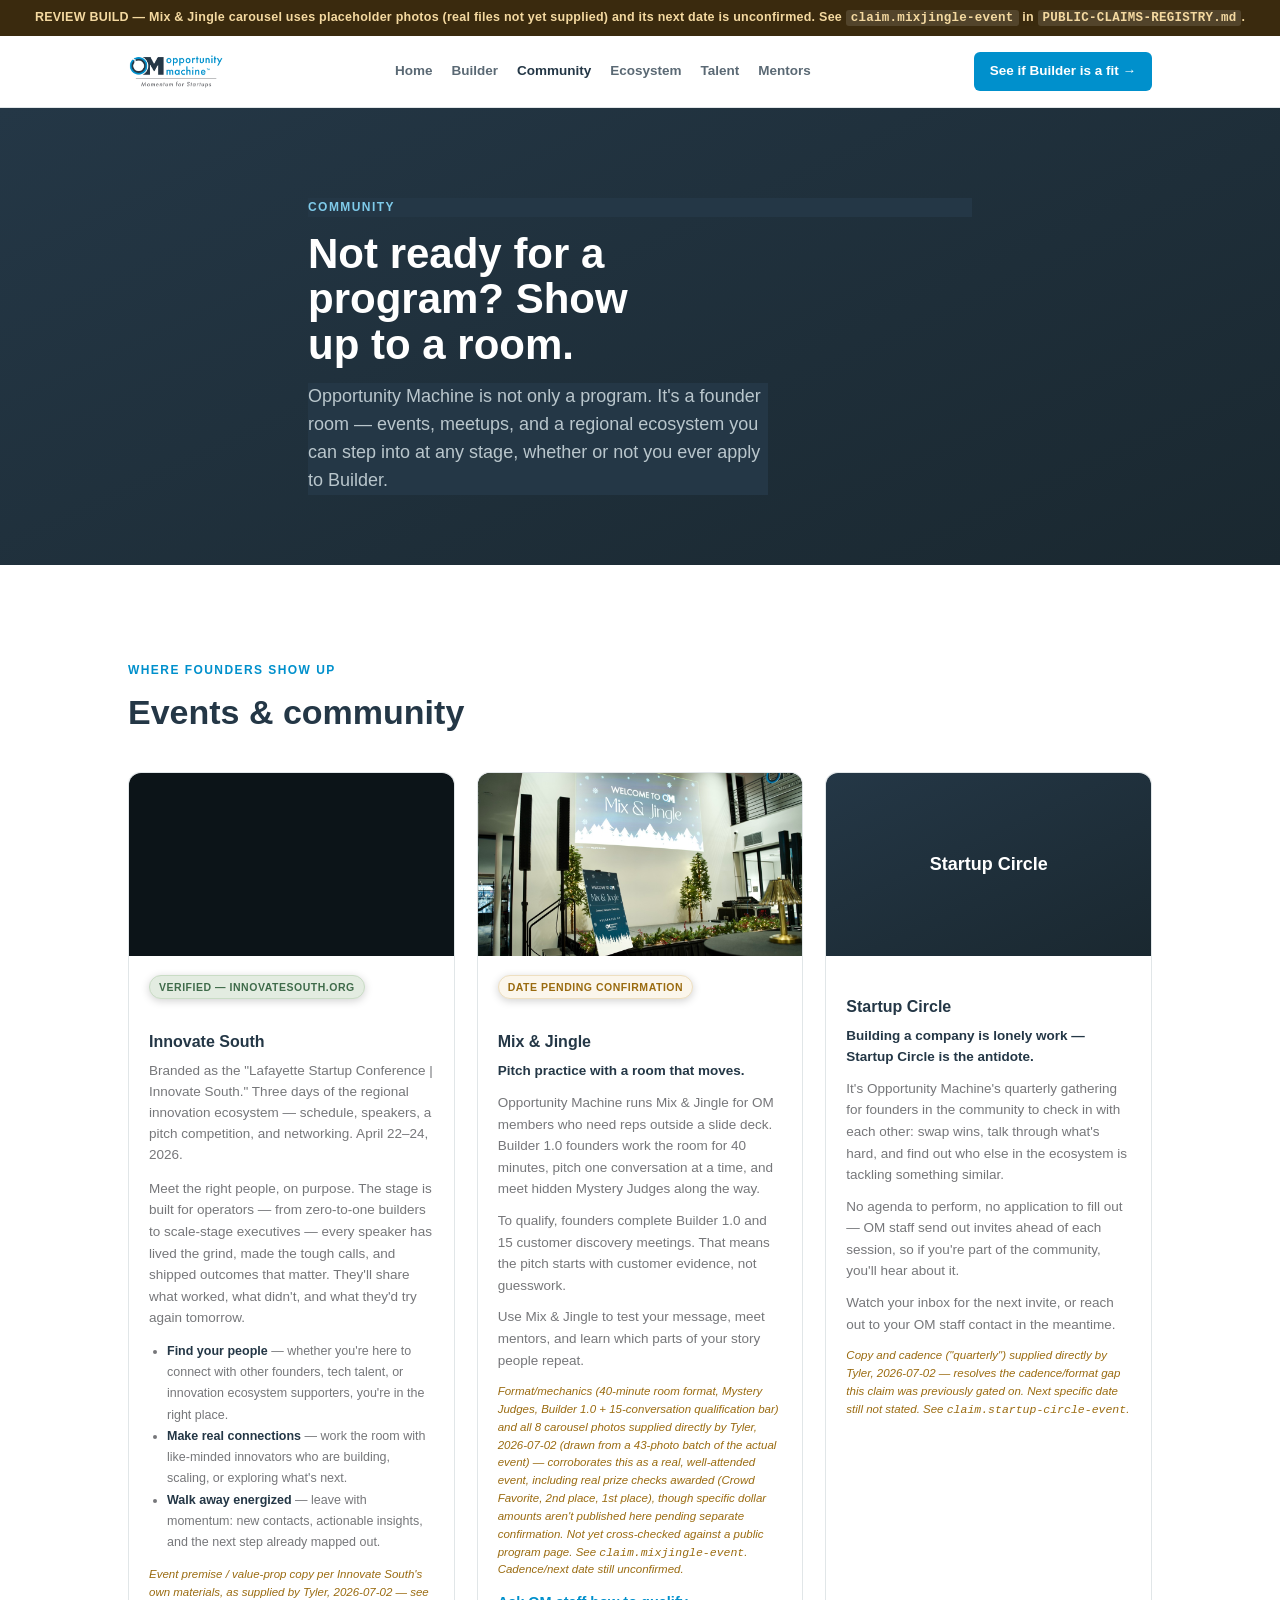
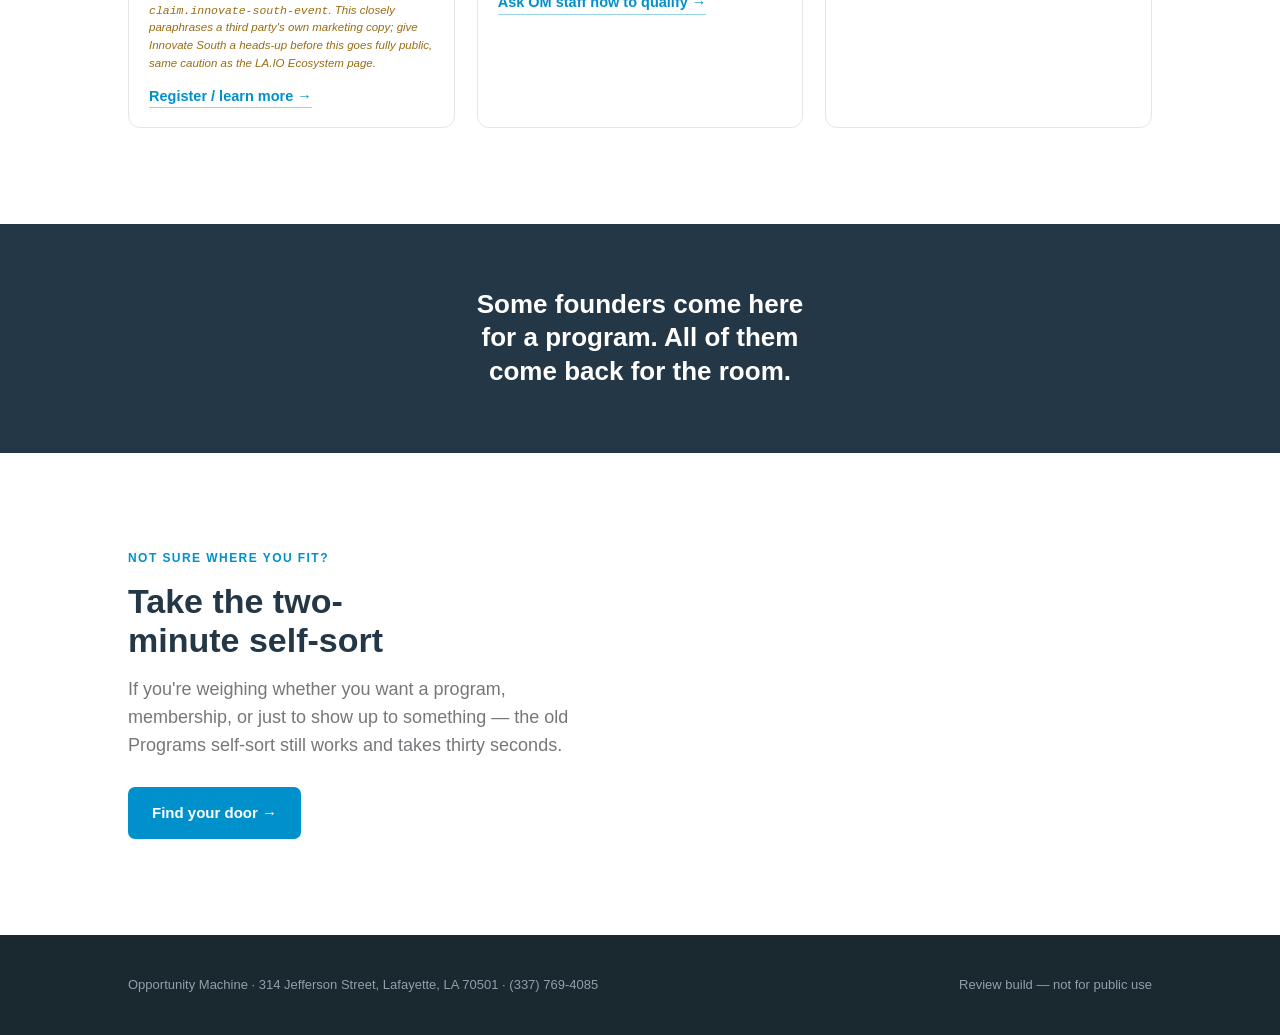
<file: community.html>
<!doctype html>
<html lang="en">
<head>
<meta charset="utf-8">
<meta name="viewport" content="width=device-width, initial-scale=1">
<title>Community — Opportunity Machine</title>
<link rel="stylesheet" href="styles.css">
</head>
<body>

<div class="review-banner">REVIEW BUILD — Mix &amp; Jingle carousel uses placeholder photos (real files not yet supplied) and its next date is unconfirmed. See <code>claim.mixjingle-event</code> in <code>PUBLIC-CLAIMS-REGISTRY.md</code>.</div>

<nav class="site-nav">
  <div class="wrap">
    <div class="wordmark-logo" role="img" aria-label="Opportunity Machine"></div>
    <div class="nav-links">
      <a href="index.html">Home</a>
      <a href="builder.html">Builder</a>
      <a href="community.html" class="current">Community</a>
      <a href="ecosystem.html">Ecosystem</a>
      <a href="talent.html">Talent</a>
      <a href="mentors.html">Mentors</a>
    </div>
    <a class="nav-cta" href="builder.html#invite">See if Builder is a fit →</a>
  </div>
</nav>

<header class="hero" style="padding:90px 0 70px;">
  <div class="wrap" style="max-width:720px;">
    <span class="eyebrow on-navy">Community</span>
    <h1 class="hero-h" style="font-size:42px;">Not ready for a program? Show up to a room.</h1>
    <p class="dek on-navy">Opportunity Machine is not only a program. It's a founder room — events, meetups, and a regional ecosystem you can step into at any stage, whether or not you ever apply to Builder.</p>
  </div>
</header>

<section class="screen">
  <div class="wrap">
    <span class="eyebrow">Where founders show up</span>
    <h2 class="section-h">Events &amp; community</h2>
    <div class="video-grid" style="grid-template-columns:repeat(3,1fr);margin-top:40px;">

      <div class="video-card" style="overflow:visible;">
        <div class="video-frame" style="border-radius:12px 12px 0 0;overflow:hidden;"><iframe src="https://www.youtube.com/embed/zWcGws-xc_M" title="Innovate South" allowfullscreen></iframe></div>
        <div class="video-meta">
          <span class="cleared">Verified — innovatesouth.org</span>
          <h4>Innovate South</h4>
          <p>Branded as the "Lafayette Startup Conference | Innovate South." Three days of the regional innovation ecosystem — schedule, speakers, a pitch competition, and networking. April 22–24, 2026.</p>
          <p style="margin-top:12px;font-size:13.5px;color:var(--gray);line-height:1.6;">Meet the right people, on purpose. The stage is built for operators — from zero-to-one builders to scale-stage executives — every speaker has lived the grind, made the tough calls, and shipped outcomes that matter. They'll share what worked, what didn't, and what they'd try again tomorrow.</p>
          <ul style="margin-top:12px;padding-left:18px;font-size:12.5px;color:var(--gray);line-height:1.7;">
            <li><b style="color:var(--navy);">Find your people</b> — whether you're here to connect with other founders, tech talent, or innovation ecosystem supporters, you're in the right place.</li>
            <li><b style="color:var(--navy);">Make real connections</b> — work the room with like-minded innovators who are building, scaling, or exploring what's next.</li>
            <li><b style="color:var(--navy);">Walk away energized</b> — leave with momentum: new contacts, actionable insights, and the next step already mapped out.</li>
          </ul>
          <div class="source-note" style="margin-top:12px;">Event premise / value-prop copy per Innovate South's own materials, as supplied by Tyler, 2026-07-02 — see <code>claim.innovate-south-event</code>. This closely paraphrases a third party's own marketing copy; give Innovate South a heads-up before this goes fully public, same caution as the LA.IO Ecosystem page.</div>
          <a class="btn-link" href="https://www.innovatesouth.org/" target="_blank" rel="noopener" style="display:inline-block;margin-top:12px;">Register / learn more →</a>
        </div>
      </div>

      <div class="video-card" style="overflow:visible;">
        <div class="photo-carousel" style="border-radius:12px 12px 0 0;">
          <div class="photo-carousel-slide active" style="background-image:url('photos/mix-jingle/mix-jingle-01.jpg');"></div>
          <div class="photo-carousel-slide" style="background-image:url('photos/mix-jingle/mix-jingle-02.jpg');"></div>
          <div class="photo-carousel-slide" style="background-image:url('photos/mix-jingle/mix-jingle-03.jpg');"></div>
          <div class="photo-carousel-slide" style="background-image:url('photos/mix-jingle/mix-jingle-04.jpg');"></div>
          <div class="photo-carousel-slide" style="background-image:url('photos/mix-jingle/mix-jingle-05.jpg');"></div>
          <div class="photo-carousel-slide" style="background-image:url('photos/mix-jingle/mix-jingle-06.jpg');"></div>
          <div class="photo-carousel-slide" style="background-image:url('photos/mix-jingle/mix-jingle-07.jpg');"></div>
          <div class="photo-carousel-slide" style="background-image:url('photos/mix-jingle/mix-jingle-08.jpg');"></div>
        </div>
        <div class="video-meta">
          <span class="pending">Date pending confirmation</span>
          <h4>Mix &amp; Jingle</h4>
          <p style="font-weight:700;color:var(--navy);">Pitch practice with a room that moves.</p>
          <p style="margin-top:10px;font-size:13.5px;color:var(--gray);line-height:1.6;">Opportunity Machine runs Mix &amp; Jingle for OM members who need reps outside a slide deck. Builder 1.0 founders work the room for 40 minutes, pitch one conversation at a time, and meet hidden Mystery Judges along the way.</p>
          <p style="margin-top:10px;font-size:13.5px;color:var(--gray);line-height:1.6;">To qualify, founders complete Builder 1.0 and 15 customer discovery meetings. That means the pitch starts with customer evidence, not guesswork.</p>
          <p style="margin-top:10px;font-size:13.5px;color:var(--gray);line-height:1.6;">Use Mix &amp; Jingle to test your message, meet mentors, and learn which parts of your story people repeat.</p>
          <div class="source-note" style="margin-top:12px;">Format/mechanics (40-minute room format, Mystery Judges, Builder 1.0 + 15-conversation qualification bar) and all 8 carousel photos supplied directly by Tyler, 2026-07-02 (drawn from a 43-photo batch of the actual event) — corroborates this as a real, well-attended event, including real prize checks awarded (Crowd Favorite, 2nd place, 1st place), though specific dollar amounts aren't published here pending separate confirmation. Not yet cross-checked against a public program page. See <code>claim.mixjingle-event</code>. Cadence/next date still unconfirmed.</div>
          <a class="btn-link" href="builder.html#invite" style="display:inline-block;margin-top:12px;">Ask OM staff how to qualify →</a>
        </div>
      </div>

      <div class="video-card" style="overflow:visible;">
        <div style="aspect-ratio:16/9;background:linear-gradient(155deg,var(--navy),var(--navy-deep));border-radius:12px 12px 0 0;display:flex;align-items:center;justify-content:center;color:#fff;font-weight:700;font-size:18px;">Startup Circle</div>
        <div class="video-meta">
          <h4>Startup Circle</h4>
          <p style="font-weight:700;color:var(--navy);">Building a company is lonely work — Startup Circle is the antidote.</p>
          <p style="margin-top:10px;font-size:13.5px;color:var(--gray);line-height:1.6;">It's Opportunity Machine's quarterly gathering for founders in the community to check in with each other: swap wins, talk through what's hard, and find out who else in the ecosystem is tackling something similar.</p>
          <p style="margin-top:10px;font-size:13.5px;color:var(--gray);line-height:1.6;">No agenda to perform, no application to fill out — OM staff send out invites ahead of each session, so if you're part of the community, you'll hear about it.</p>
          <p style="margin-top:10px;font-size:13.5px;color:var(--gray);line-height:1.6;">Watch your inbox for the next invite, or reach out to your OM staff contact in the meantime.</p>
          <div class="source-note" style="margin-top:12px;">Copy and cadence ("quarterly") supplied directly by Tyler, 2026-07-02 — resolves the cadence/format gap this claim was previously gated on. Next specific date still not stated. See <code>claim.startup-circle-event</code>.</div>
        </div>
      </div>

    </div>
  </div>
</section>

<div class="identity-band">
  <h3>Some founders come here for a program. All of them come back for the room.</h3>
</div>

<section class="screen" id="invite">
  <div class="wrap">
    <span class="eyebrow">Not sure where you fit?</span>
    <h2 class="section-h">Take the two-minute self-sort</h2>
    <p class="dek">If you're weighing whether you want a program, membership, or just to show up to something — the old Programs self-sort still works and takes thirty seconds.</p>
    <div style="margin-top:28px;"><a class="btn btn-primary" href="programs.html">Find your door →</a></div>
  </div>
</section>

<footer class="site-footer">
  <div class="wrap">
    <span>Opportunity Machine · 314 Jefferson Street, Lafayette, LA 70501 · (337) 769-4085</span>
    <span>Review build — not for public use</span>
  </div>
</footer>

<script src="app.js"></script>
</body>
</html>
</file>
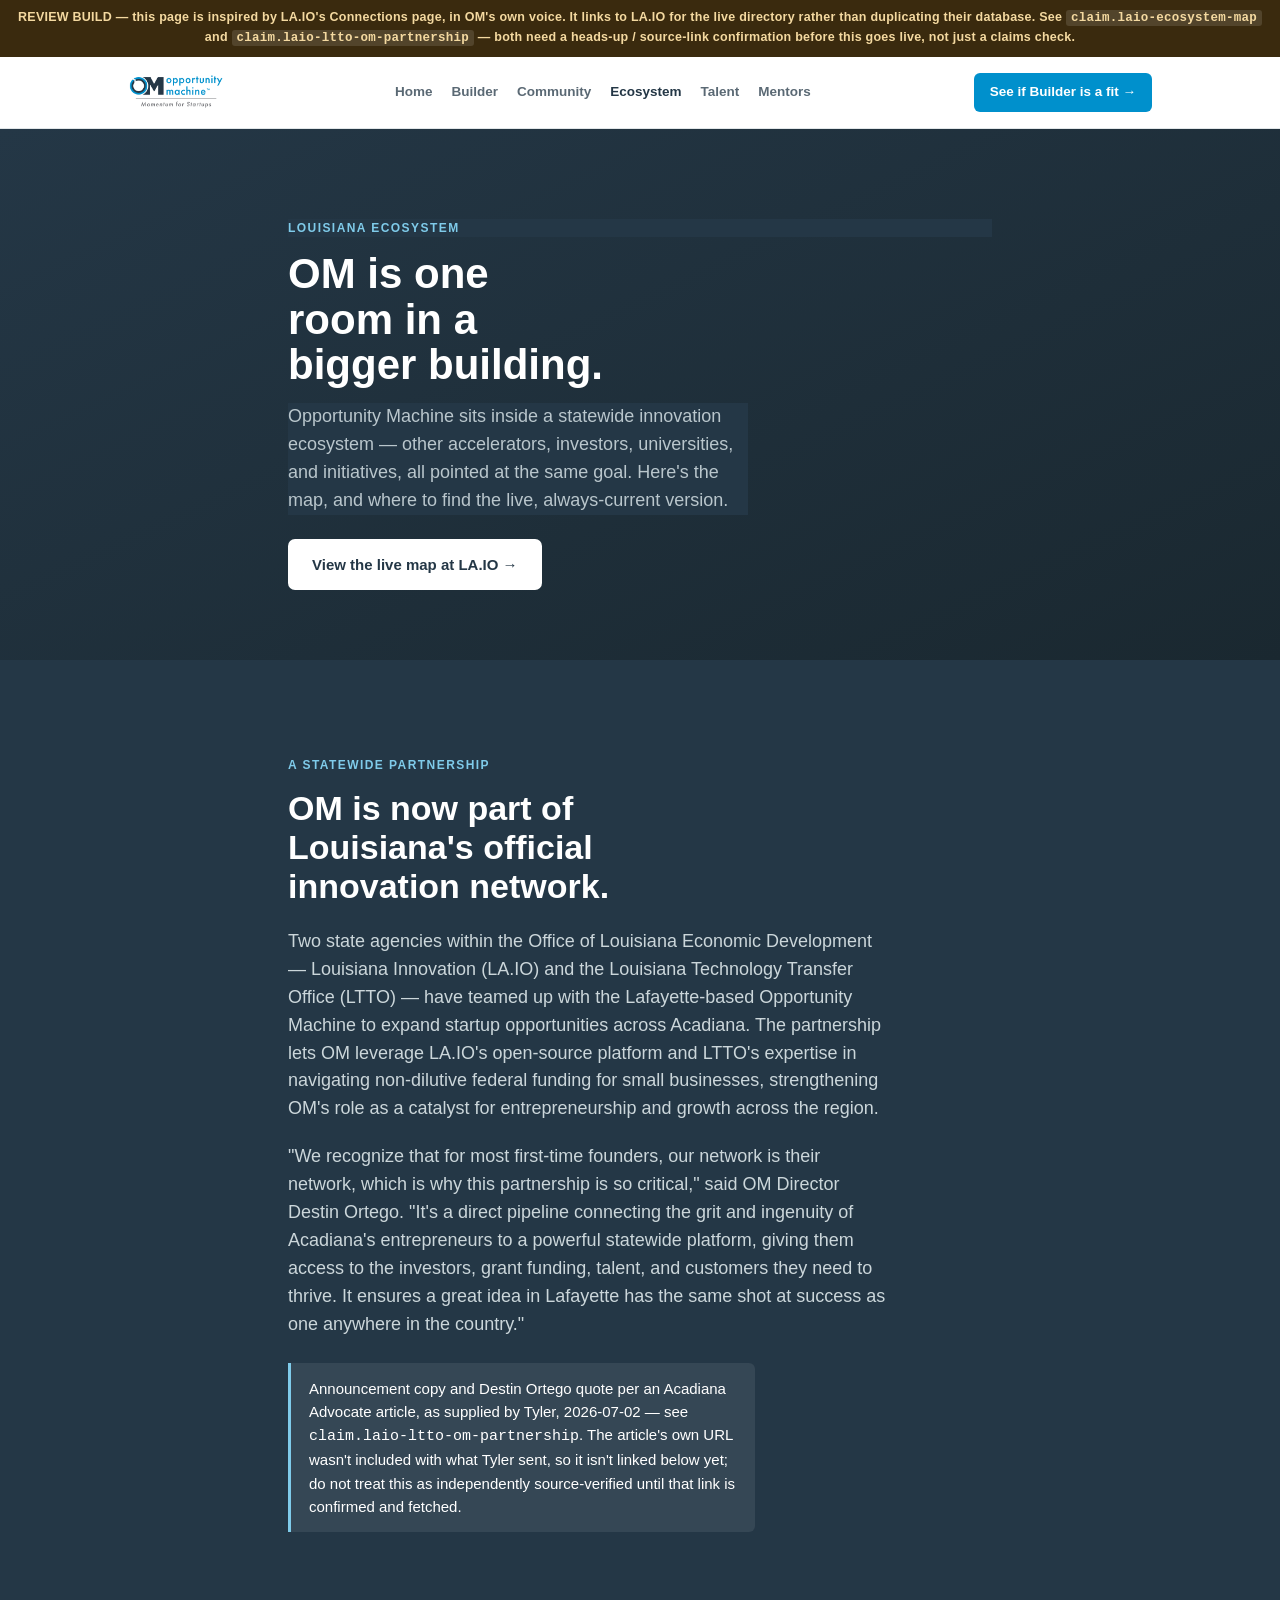
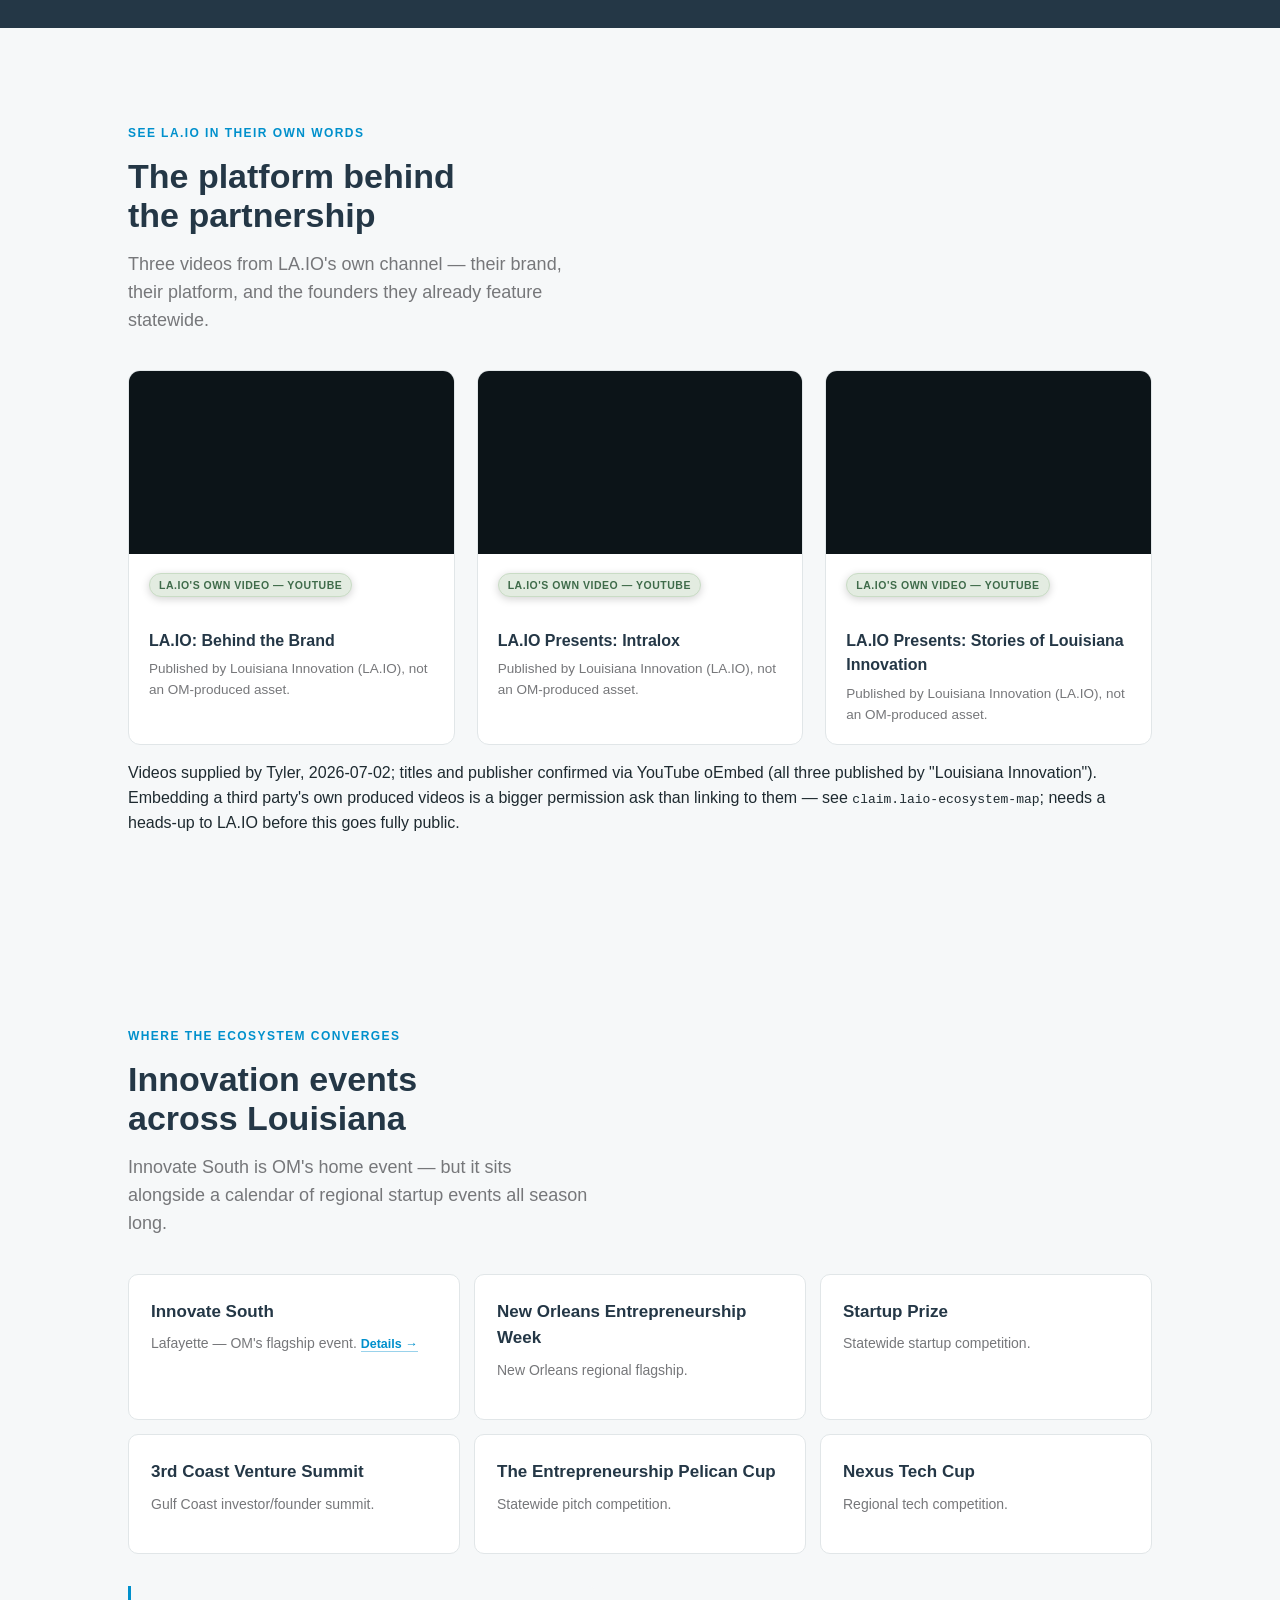
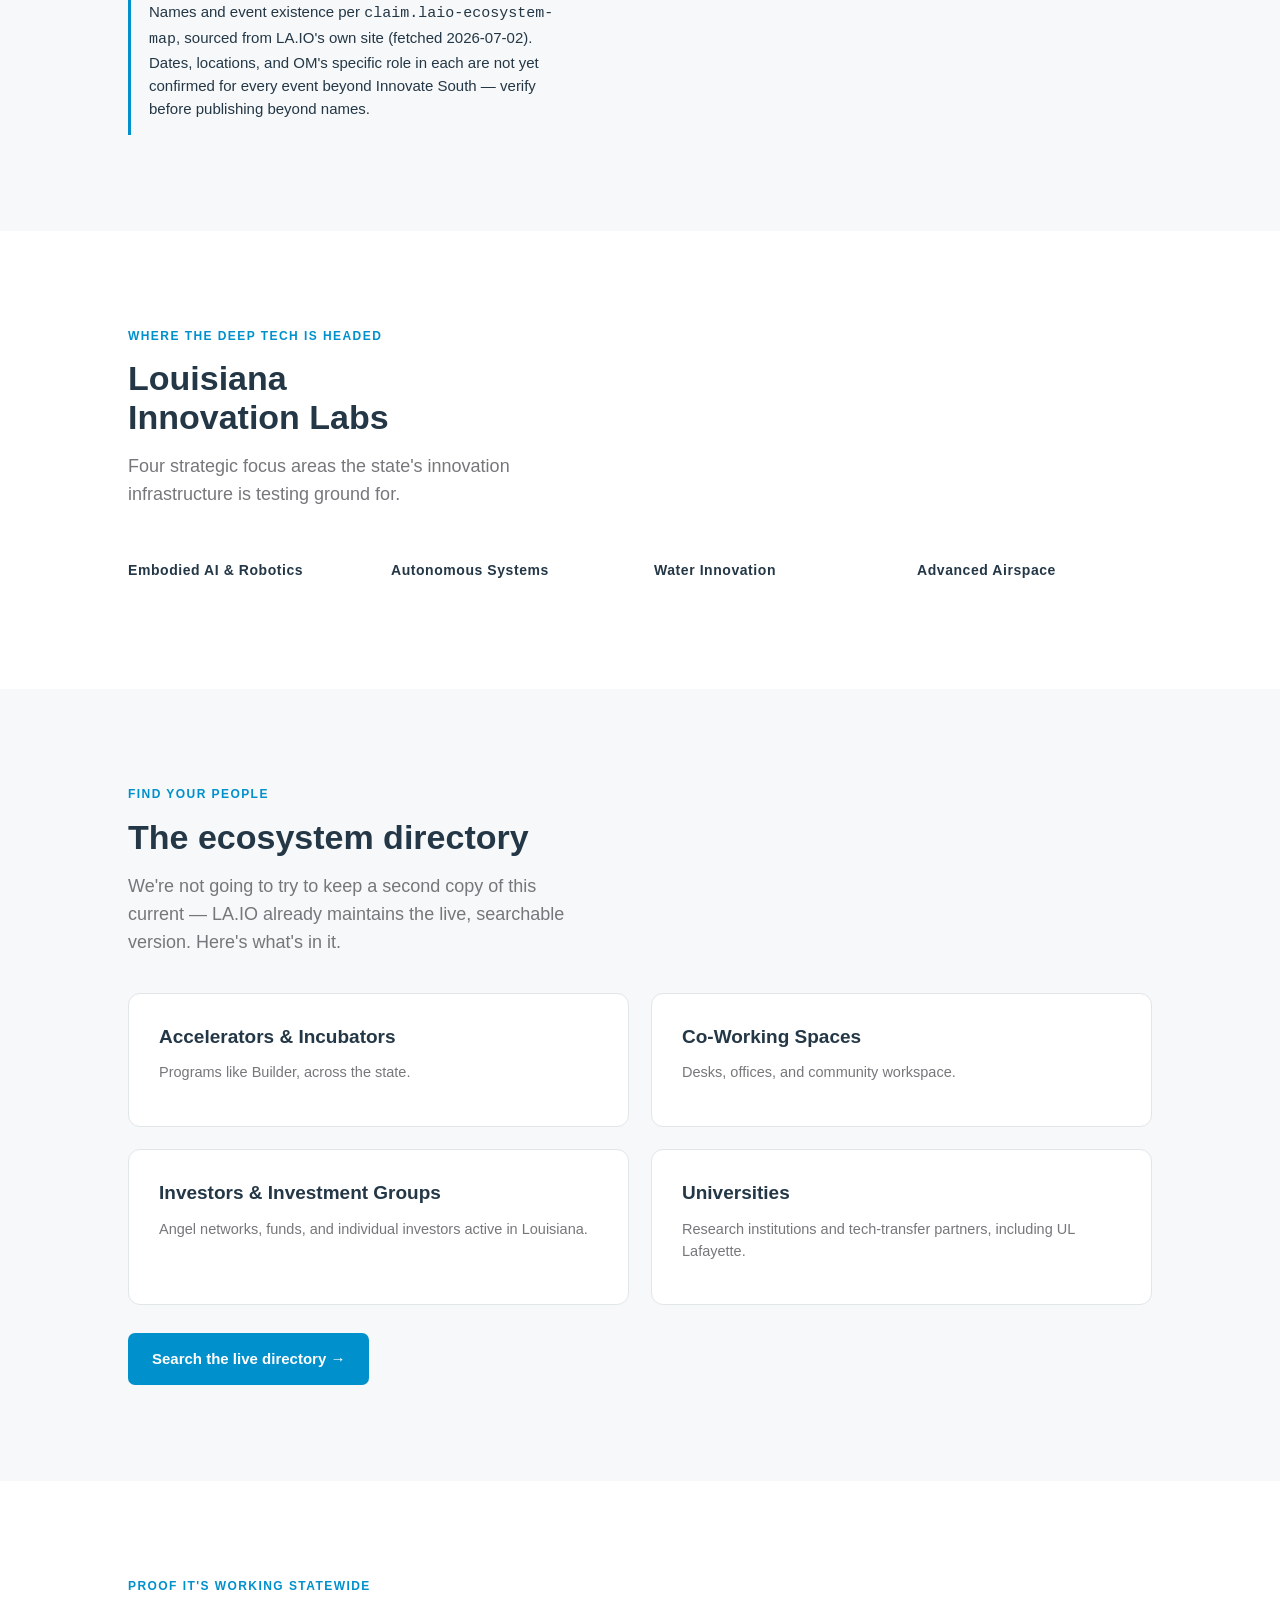
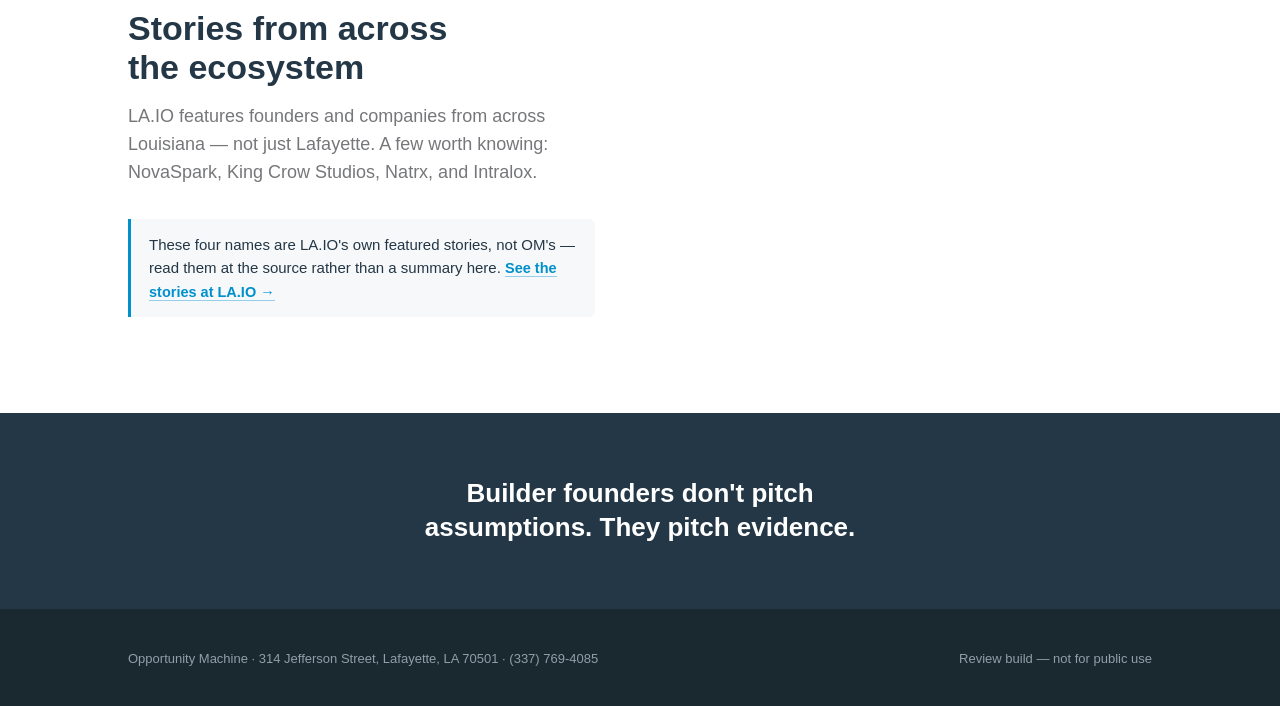
<file: ecosystem.html>
<!doctype html>
<html lang="en">
<head>
<meta charset="utf-8">
<meta name="viewport" content="width=device-width, initial-scale=1">
<title>Louisiana Ecosystem — Opportunity Machine</title>
<link rel="stylesheet" href="styles.css">
</head>
<body>

<div class="review-banner">REVIEW BUILD — this page is inspired by LA.IO's Connections page, in OM's own voice. It links to LA.IO for the live directory rather than duplicating their database. See <code>claim.laio-ecosystem-map</code> and <code>claim.laio-ltto-om-partnership</code> — both need a heads-up / source-link confirmation before this goes live, not just a claims check.</div>

<nav class="site-nav">
  <div class="wrap">
    <div class="wordmark-logo" role="img" aria-label="Opportunity Machine"></div>
    <div class="nav-links">
      <a href="index.html">Home</a>
      <a href="builder.html">Builder</a>
      <a href="community.html">Community</a>
      <a href="ecosystem.html" class="current">Ecosystem</a>
      <a href="talent.html">Talent</a>
      <a href="mentors.html">Mentors</a>
    </div>
    <a class="nav-cta" href="builder.html#invite">See if Builder is a fit →</a>
  </div>
</nav>

<header class="hero" style="padding:90px 0 70px;">
  <div class="wrap" style="max-width:760px;">
    <span class="eyebrow on-navy">Louisiana Ecosystem</span>
    <h1 class="hero-h" style="font-size:42px;">OM is one room in a bigger building.</h1>
    <p class="dek on-navy">Opportunity Machine sits inside a statewide innovation ecosystem — other accelerators, investors, universities, and initiatives, all pointed at the same goal. Here's the map, and where to find the live, always-current version.</p>
    <div style="margin-top:24px;"><a class="btn btn-white" href="https://la.io/connections/" target="_blank" rel="noopener">View the live map at LA.IO →</a></div>
  </div>
</header>

<!-- OM x LA.IO / LTTO PARTNERSHIP -->
<section class="screen reframe">
  <div class="wrap">
    <span class="eyebrow on-navy">A statewide partnership</span>
    <h2 class="section-h on-navy">OM is now part of Louisiana's official innovation network.</h2>
    <p class="reframe-body">Two state agencies within the Office of Louisiana Economic Development — Louisiana Innovation (LA.IO) and the Louisiana Technology Transfer Office (LTTO) — have teamed up with the Lafayette-based Opportunity Machine to expand startup opportunities across Acadiana. The partnership lets OM leverage LA.IO's open-source platform and LTTO's expertise in navigating non-dilutive federal funding for small businesses, strengthening OM's role as a catalyst for entrepreneurship and growth across the region.</p>
    <p class="reframe-body" style="margin-top:20px;">"We recognize that for most first-time founders, our network is their network, which is why this partnership is so critical," said OM Director Destin Ortego. "It's a direct pipeline connecting the grit and ingenuity of Acadiana's entrepreneurs to a powerful statewide platform, giving them access to the investors, grant funding, talent, and customers they need to thrive. It ensures a great idea in Lafayette has the same shot at success as one anywhere in the country."</p>
    <div class="stat-line" style="margin-top:24px;background:rgba(255,255,255,.08);border-left-color:#7FCBEA;color:#fff;">Announcement copy and Destin Ortego quote per an Acadiana Advocate article, as supplied by Tyler, 2026-07-02 — see <code>claim.laio-ltto-om-partnership</code>. The article's own URL wasn't included with what Tyler sent, so it isn't linked below yet; do not treat this as independently source-verified until that link is confirmed and fetched.</div>
  </div>
</section>

<!-- LA.IO VIDEOS -->
<section class="screen on-tint">
  <div class="wrap">
    <span class="eyebrow">See LA.IO in their own words</span>
    <h2 class="section-h">The platform behind the partnership</h2>
    <p class="dek">Three videos from LA.IO's own channel — their brand, their platform, and the founders they already feature statewide.</p>
    <div class="video-grid" style="margin-top:36px;">
      <div class="video-card">
        <div class="video-frame"><iframe src="https://www.youtube.com/embed/wZokoeiJW-8" title="LA.IO: Behind the Brand" allowfullscreen></iframe></div>
        <div class="video-meta">
          <span class="cleared">LA.IO's own video — YouTube</span>
          <h4>LA.IO: Behind the Brand</h4>
          <p>Published by Louisiana Innovation (LA.IO), not an OM-produced asset.</p>
        </div>
      </div>
      <div class="video-card">
        <div class="video-frame"><iframe src="https://www.youtube.com/embed/yUJtKKikCLI" title="LA.IO Presents: Intralox" allowfullscreen></iframe></div>
        <div class="video-meta">
          <span class="cleared">LA.IO's own video — YouTube</span>
          <h4>LA.IO Presents: Intralox</h4>
          <p>Published by Louisiana Innovation (LA.IO), not an OM-produced asset.</p>
        </div>
      </div>
      <div class="video-card">
        <div class="video-frame"><iframe src="https://www.youtube.com/embed/u7Z0luyjZRk" title="LA.IO Presents: Stories of Louisiana Innovation" allowfullscreen></iframe></div>
        <div class="video-meta">
          <span class="cleared">LA.IO's own video — YouTube</span>
          <h4>LA.IO Presents: Stories of Louisiana Innovation</h4>
          <p>Published by Louisiana Innovation (LA.IO), not an OM-produced asset.</p>
        </div>
      </div>
    </div>
    <div class="source-note" style="margin-top:16px;display:block;">Videos supplied by Tyler, 2026-07-02; titles and publisher confirmed via YouTube oEmbed (all three published by "Louisiana Innovation"). Embedding a third party's own produced videos is a bigger permission ask than linking to them — see <code>claim.laio-ecosystem-map</code>; needs a heads-up to LA.IO before this goes fully public.</div>
  </div>
</section>

<!-- EVENTS HUB -->
<section class="screen on-tint">
  <div class="wrap">
    <span class="eyebrow">Where the ecosystem converges</span>
    <h2 class="section-h">Innovation events across Louisiana</h2>
    <p class="dek">Innovate South is OM's home event — but it sits alongside a calendar of regional startup events all season long.</p>
    <div style="display:grid;grid-template-columns:repeat(3,1fr);gap:14px;margin-top:36px;">
      <div class="method-card"><h4 style="margin-top:0;">Innovate South</h4><p class="desc">Lafayette — OM's flagship event. <a class="btn-link" style="font-size:12.5px;" href="community.html">Details →</a></p></div>
      <div class="method-card"><h4 style="margin-top:0;">New Orleans Entrepreneurship Week</h4><p class="desc">New Orleans regional flagship.</p></div>
      <div class="method-card"><h4 style="margin-top:0;">Startup Prize</h4><p class="desc">Statewide startup competition.</p></div>
      <div class="method-card"><h4 style="margin-top:0;">3rd Coast Venture Summit</h4><p class="desc">Gulf Coast investor/founder summit.</p></div>
      <div class="method-card"><h4 style="margin-top:0;">The Entrepreneurship Pelican Cup</h4><p class="desc">Statewide pitch competition.</p></div>
      <div class="method-card"><h4 style="margin-top:0;">Nexus Tech Cup</h4><p class="desc">Regional tech competition.</p></div>
    </div>
    <div class="stat-line">Names and event existence per <code>claim.laio-ecosystem-map</code>, sourced from LA.IO's own site (fetched 2026-07-02). Dates, locations, and OM's specific role in each are not yet confirmed for every event beyond Innovate South — verify before publishing beyond names.</div>
  </div>
</section>

<!-- INNOVATION LABS -->
<section class="screen">
  <div class="wrap">
    <span class="eyebrow">Where the deep tech is headed</span>
    <h2 class="section-h">Louisiana Innovation Labs</h2>
    <p class="dek">Four strategic focus areas the state's innovation infrastructure is testing ground for.</p>
    <div class="fornot" style="grid-template-columns:repeat(4,1fr);margin-top:32px;">
      <div><h4>Embodied AI &amp; Robotics</h4></div>
      <div><h4>Autonomous Systems</h4></div>
      <div><h4>Water Innovation</h4></div>
      <div><h4>Advanced Airspace</h4></div>
    </div>
  </div>
</section>

<!-- ECOSYSTEM DIRECTORY -->
<section class="screen on-tint">
  <div class="wrap">
    <span class="eyebrow">Find your people</span>
    <h2 class="section-h">The ecosystem directory</h2>
    <p class="dek">We're not going to try to keep a second copy of this current — LA.IO already maintains the live, searchable version. Here's what's in it.</p>
    <div class="door-grid" style="margin-top:36px;">
      <div class="door-card"><h3>Accelerators &amp; Incubators</h3><p class="copy">Programs like Builder, across the state.</p></div>
      <div class="door-card"><h3>Co-Working Spaces</h3><p class="copy">Desks, offices, and community workspace.</p></div>
      <div class="door-card"><h3>Investors &amp; Investment Groups</h3><p class="copy">Angel networks, funds, and individual investors active in Louisiana.</p></div>
      <div class="door-card"><h3>Universities</h3><p class="copy">Research institutions and tech-transfer partners, including UL Lafayette.</p></div>
    </div>
    <div style="margin-top:28px;"><a class="btn btn-primary" href="https://la.io/connections/" target="_blank" rel="noopener">Search the live directory →</a></div>
  </div>
</section>

<!-- STORIES -->
<section class="screen">
  <div class="wrap">
    <span class="eyebrow">Proof it's working statewide</span>
    <h2 class="section-h">Stories from across the ecosystem</h2>
    <p class="dek">LA.IO features founders and companies from across Louisiana — not just Lafayette. A few worth knowing: NovaSpark, King Crow Studios, Natrx, and Intralox.</p>
    <div class="stat-line">These four names are LA.IO's own featured stories, not OM's — read them at the source rather than a summary here. <a class="btn-link" href="https://la.io/connections/" target="_blank" rel="noopener">See the stories at LA.IO →</a></div>
  </div>
</section>

<div class="identity-band">
  <h3>Builder founders don't pitch assumptions. They pitch evidence.</h3>
</div>

<footer class="site-footer">
  <div class="wrap">
    <span>Opportunity Machine · 314 Jefferson Street, Lafayette, LA 70501 · (337) 769-4085</span>
    <span>Review build — not for public use</span>
  </div>
</footer>

</body>
</html>
</file>
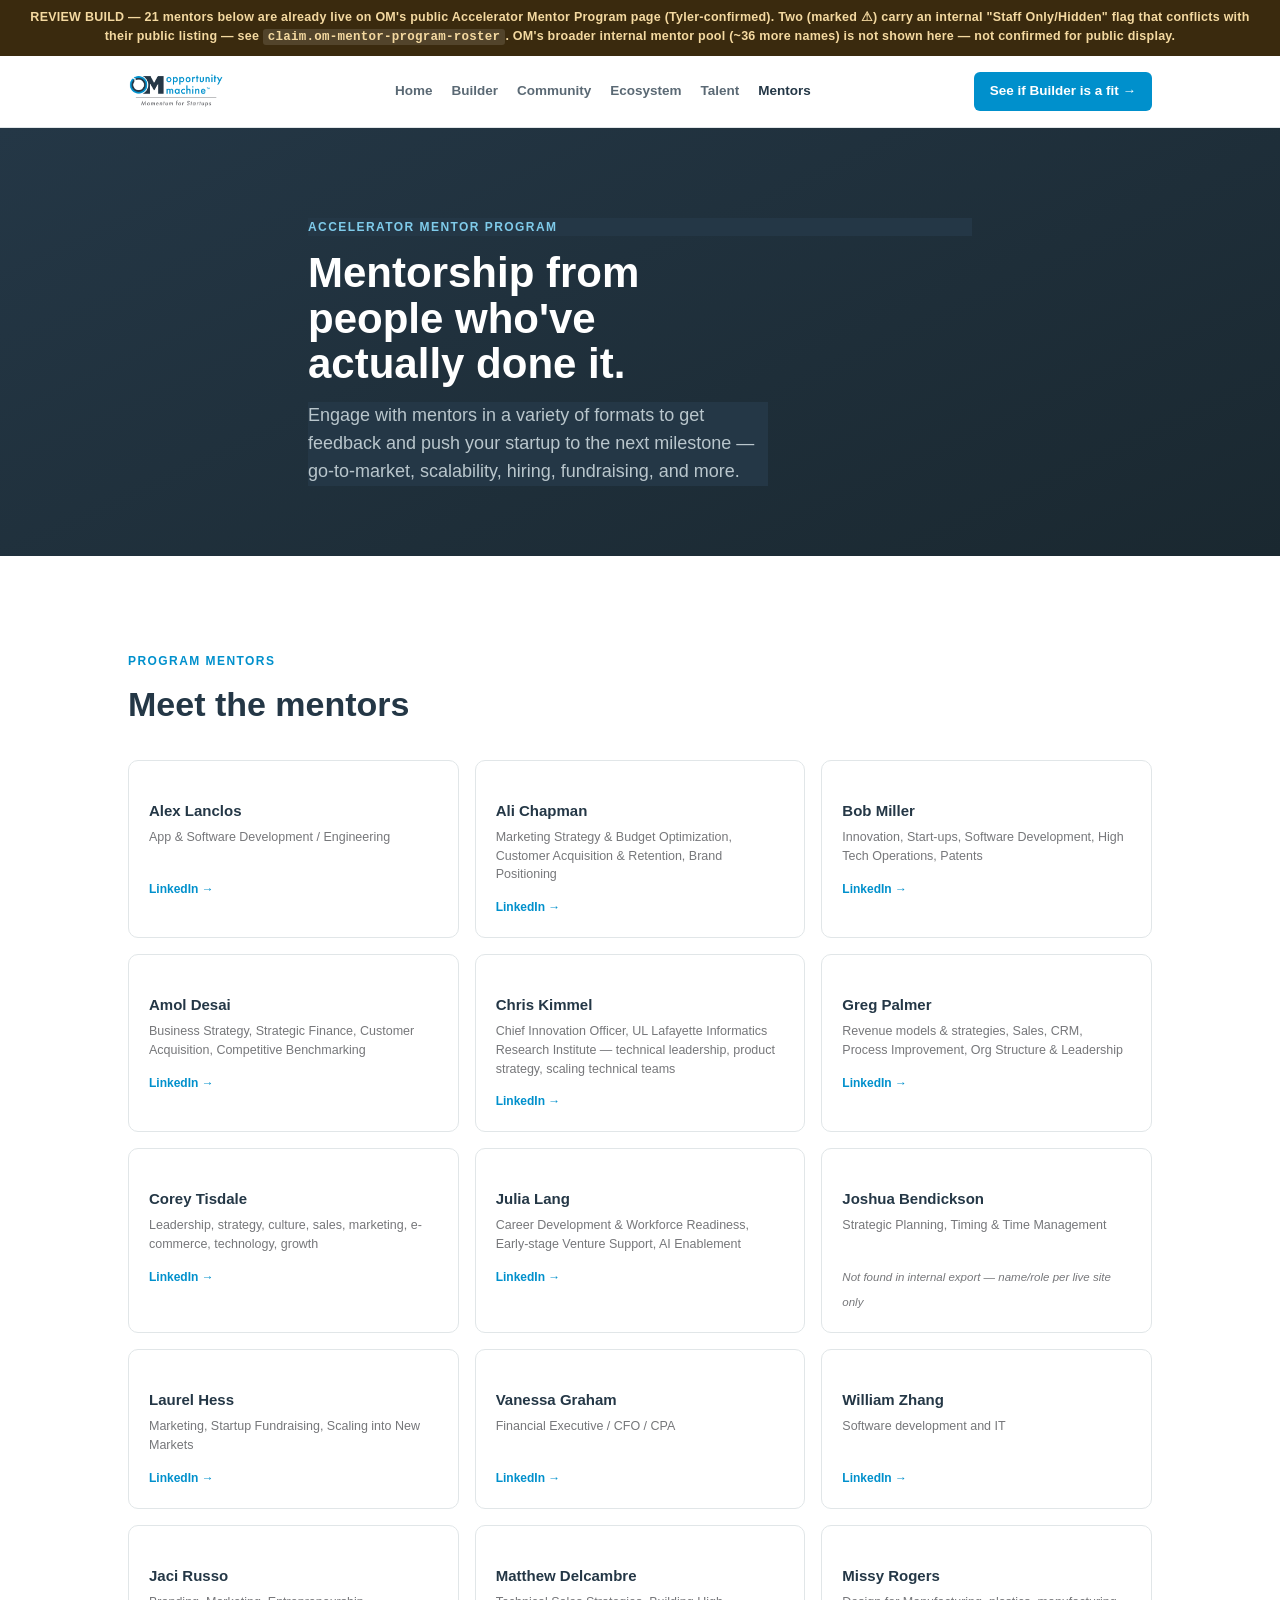
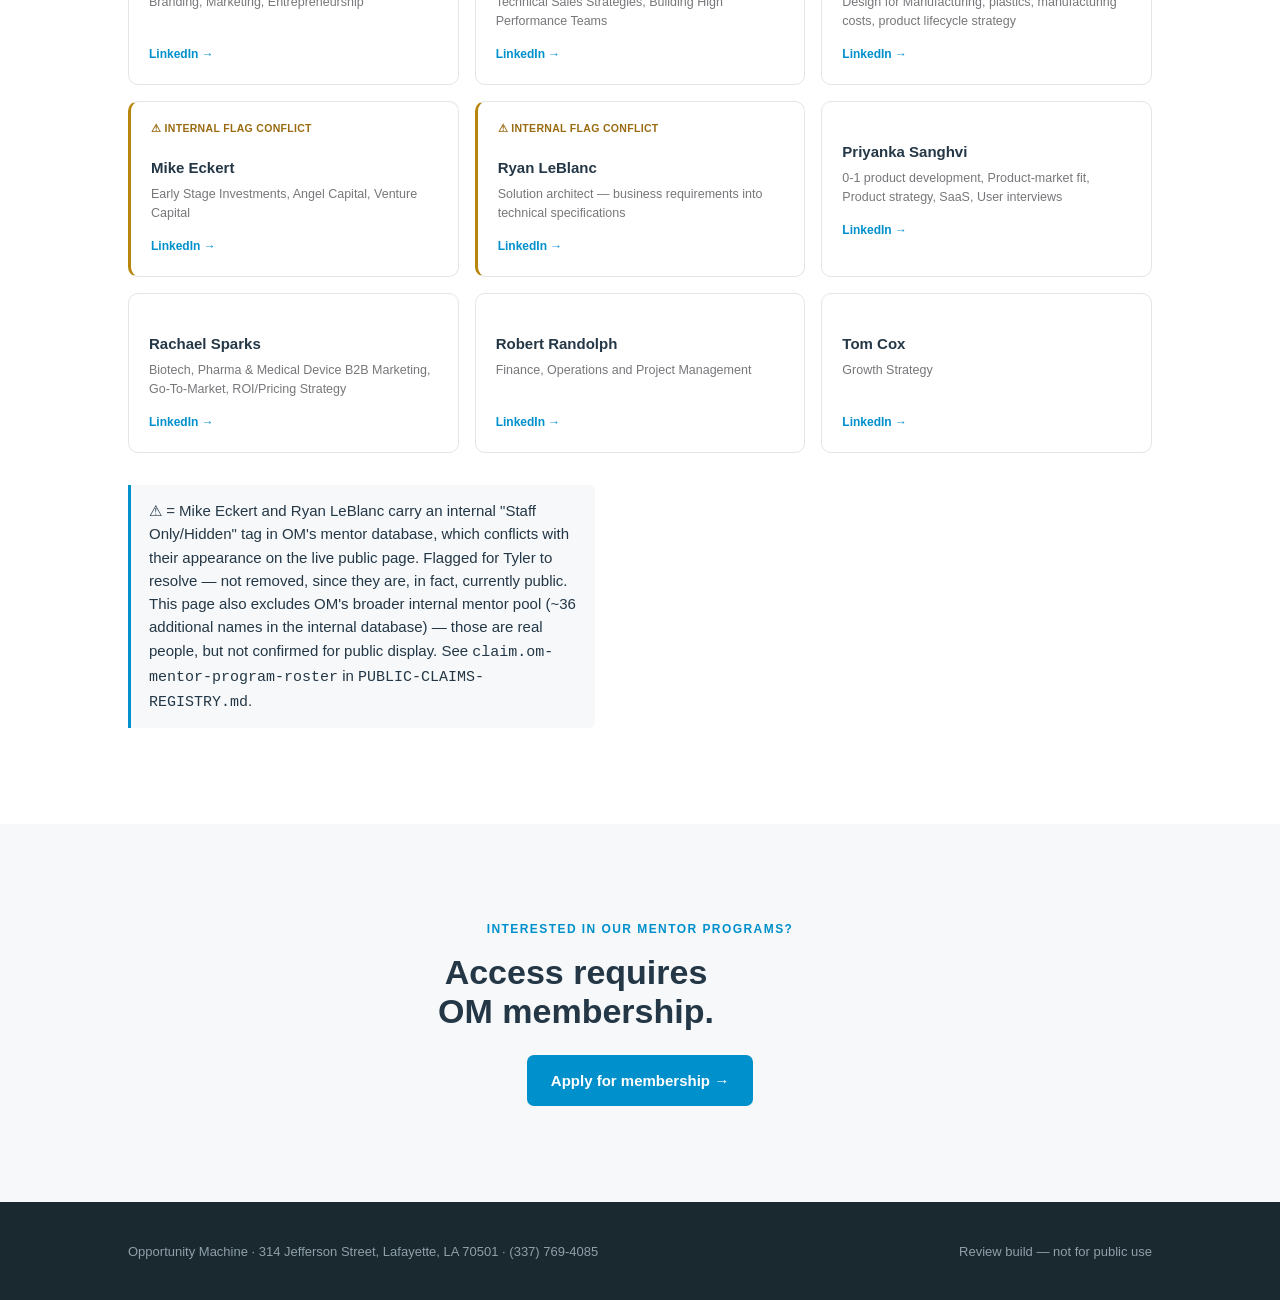
<file: mentors.html>
<!doctype html>
<html lang="en">
<head>
<meta charset="utf-8">
<meta name="viewport" content="width=device-width, initial-scale=1">
<title>Mentors — Opportunity Machine</title>
<link rel="stylesheet" href="styles.css">
</head>
<body>

<div class="review-banner">REVIEW BUILD — 21 mentors below are already live on OM's public Accelerator Mentor Program page (Tyler-confirmed). Two (marked ⚠) carry an internal "Staff Only/Hidden" flag that conflicts with their public listing — see <code>claim.om-mentor-program-roster</code>. OM's broader internal mentor pool (~36 more names) is not shown here — not confirmed for public display.</div>

<nav class="site-nav">
  <div class="wrap">
    <div class="wordmark-logo" role="img" aria-label="Opportunity Machine"></div>
    <div class="nav-links">
      <a href="index.html">Home</a>
      <a href="builder.html">Builder</a>
      <a href="community.html">Community</a>
      <a href="ecosystem.html">Ecosystem</a>
      <a href="talent.html">Talent</a>
      <a href="mentors.html" class="current">Mentors</a>
    </div>
    <a class="nav-cta" href="builder.html#invite">See if Builder is a fit →</a>
  </div>
</nav>

<header class="hero" style="padding:90px 0 70px;">
  <div class="wrap" style="max-width:720px;">
    <span class="eyebrow on-navy">Accelerator Mentor Program</span>
    <h1 class="hero-h" style="font-size:42px;">Mentorship from people who've actually done it.</h1>
    <p class="dek on-navy">Engage with mentors in a variety of formats to get feedback and push your startup to the next milestone — go-to-market, scalability, hiring, fundraising, and more.</p>
  </div>
</header>

<section class="screen">
  <div class="wrap">
    <span class="eyebrow">Program mentors</span>
    <h2 class="section-h">Meet the mentors</h2>
    <div class="mentor-grid">

      <div class="mentor-card"><h4>Alex Lanclos</h4><p>App &amp; Software Development / Engineering</p><a href="https://www.linkedin.com/in/alexander-lanclos-5ba46538/" target="_blank" rel="noopener">LinkedIn →</a></div>
      <div class="mentor-card"><h4>Ali Chapman</h4><p>Marketing Strategy &amp; Budget Optimization, Customer Acquisition &amp; Retention, Brand Positioning</p><a href="https://www.linkedin.com/in/ali-f-chapman/" target="_blank" rel="noopener">LinkedIn →</a></div>
      <div class="mentor-card"><h4>Bob Miller</h4><p>Innovation, Start-ups, Software Development, High Tech Operations, Patents</p><a href="https://www.linkedin.com/in/robertdmiller/" target="_blank" rel="noopener">LinkedIn →</a></div>
      <div class="mentor-card"><h4>Amol Desai</h4><p>Business Strategy, Strategic Finance, Customer Acquisition, Competitive Benchmarking</p><a href="https://www.linkedin.com/in/amoldesai06/" target="_blank" rel="noopener">LinkedIn →</a></div>
      <div class="mentor-card"><h4>Chris Kimmel</h4><p>Chief Innovation Officer, UL Lafayette Informatics Research Institute — technical leadership, product strategy, scaling technical teams</p><a href="https://www.linkedin.com/in/chriskimmel/" target="_blank" rel="noopener">LinkedIn →</a></div>
      <div class="mentor-card"><h4>Greg Palmer</h4><p>Revenue models &amp; strategies, Sales, CRM, Process Improvement, Org Structure &amp; Leadership</p><a href="https://www.linkedin.com/in/grpalmer/" target="_blank" rel="noopener">LinkedIn →</a></div>
      <div class="mentor-card"><h4>Corey Tisdale</h4><p>Leadership, strategy, culture, sales, marketing, e-commerce, technology, growth</p><a href="https://www.linkedin.com/in/coreytisdale/" target="_blank" rel="noopener">LinkedIn →</a></div>
      <div class="mentor-card"><h4>Julia Lang</h4><p>Career Development &amp; Workforce Readiness, Early-stage Venture Support, AI Enablement</p><a href="https://www.linkedin.com/in/juliaslang/" target="_blank" rel="noopener">LinkedIn →</a></div>
      <div class="mentor-card"><h4>Joshua Bendickson</h4><p>Strategic Planning, Timing &amp; Time Management</p><span style="font-size:11.5px;color:var(--gray);font-style:italic;">Not found in internal export — name/role per live site only</span></div>
      <div class="mentor-card"><h4>Laurel Hess</h4><p>Marketing, Startup Fundraising, Scaling into New Markets</p><a href="https://www.linkedin.com/in/laurel-hess/" target="_blank" rel="noopener">LinkedIn →</a></div>
      <div class="mentor-card"><h4>Vanessa Graham</h4><p>Financial Executive / CFO / CPA</p><a href="https://www.linkedin.com/in/vanessa-graham-5046b54/" target="_blank" rel="noopener">LinkedIn →</a></div>
      <div class="mentor-card"><h4>William Zhang</h4><p>Software development and IT</p><a href="https://www.linkedin.com/in/williamgkzhang/" target="_blank" rel="noopener">LinkedIn →</a></div>
      <div class="mentor-card"><h4>Jaci Russo</h4><p>Branding, Marketing, Entrepreneurship</p><a href="https://www.linkedin.com/in/jacirusso" target="_blank" rel="noopener">LinkedIn →</a></div>
      <div class="mentor-card"><h4>Matthew Delcambre</h4><p>Technical Sales Strategies, Building High Performance Teams</p><a href="https://www.linkedin.com/in/mattdelcambre/" target="_blank" rel="noopener">LinkedIn →</a></div>
      <div class="mentor-card"><h4>Missy Rogers</h4><p>Design for Manufacturing, plastics, manufacturing costs, product lifecycle strategy</p><a href="https://www.linkedin.com/in/missy-rogers-a237588/" target="_blank" rel="noopener">LinkedIn →</a></div>

      <div class="mentor-card flagged">
        <span class="mentor-flag">⚠ internal flag conflict</span>
        <h4>Mike Eckert</h4><p>Early Stage Investments, Angel Capital, Venture Capital</p>
        <a href="https://www.linkedin.com/in/mike-eckert-b0282b7" target="_blank" rel="noopener">LinkedIn →</a>
      </div>

      <div class="mentor-card flagged">
        <span class="mentor-flag">⚠ internal flag conflict</span>
        <h4>Ryan LeBlanc</h4><p>Solution architect — business requirements into technical specifications</p>
        <a href="https://www.linkedin.com/in/ryanleblancla/" target="_blank" rel="noopener">LinkedIn →</a>
      </div>

      <div class="mentor-card"><h4>Priyanka Sanghvi</h4><p>0-1 product development, Product-market fit, Product strategy, SaaS, User interviews</p><a href="https://www.linkedin.com/in/sanghvipriyanka/" target="_blank" rel="noopener">LinkedIn →</a></div>
      <div class="mentor-card"><h4>Rachael Sparks</h4><p>Biotech, Pharma &amp; Medical Device B2B Marketing, Go-To-Market, ROI/Pricing Strategy</p><a href="https://www.linkedin.com/in/rachael--sparks/" target="_blank" rel="noopener">LinkedIn →</a></div>
      <div class="mentor-card"><h4>Robert Randolph</h4><p>Finance, Operations and Project Management</p><a href="https://www.linkedin.com/in/randolph-robert/" target="_blank" rel="noopener">LinkedIn →</a></div>
      <div class="mentor-card"><h4>Tom Cox</h4><p>Growth Strategy</p><a href="https://www.linkedin.com/in/tom-cox-22b9541/" target="_blank" rel="noopener">LinkedIn →</a></div>

    </div>

    <div class="stat-line">
      ⚠ = Mike Eckert and Ryan LeBlanc carry an internal "Staff Only/Hidden" tag in OM's mentor database, which conflicts with their appearance on the live public page. Flagged for Tyler to resolve — not removed, since they are, in fact, currently public. This page also excludes OM's broader internal mentor pool (~36 additional names in the internal database) — those are real people, but not confirmed for public display. See <code>claim.om-mentor-program-roster</code> in <code>PUBLIC-CLAIMS-REGISTRY.md</code>.
    </div>
  </div>
</section>

<section class="screen on-tint" style="text-align:center;">
  <div class="wrap" style="max-width:600px;">
    <span class="eyebrow">Interested in our mentor programs?</span>
    <h2 class="section-h">Access requires OM membership.</h2>
    <div style="margin-top:24px;"><a class="btn btn-primary" href="community.html#invite">Apply for membership →</a></div>
  </div>
</section>

<footer class="site-footer">
  <div class="wrap">
    <span>Opportunity Machine · 314 Jefferson Street, Lafayette, LA 70501 · (337) 769-4085</span>
    <span>Review build — not for public use</span>
  </div>
</footer>

</body>
</html>
</file>
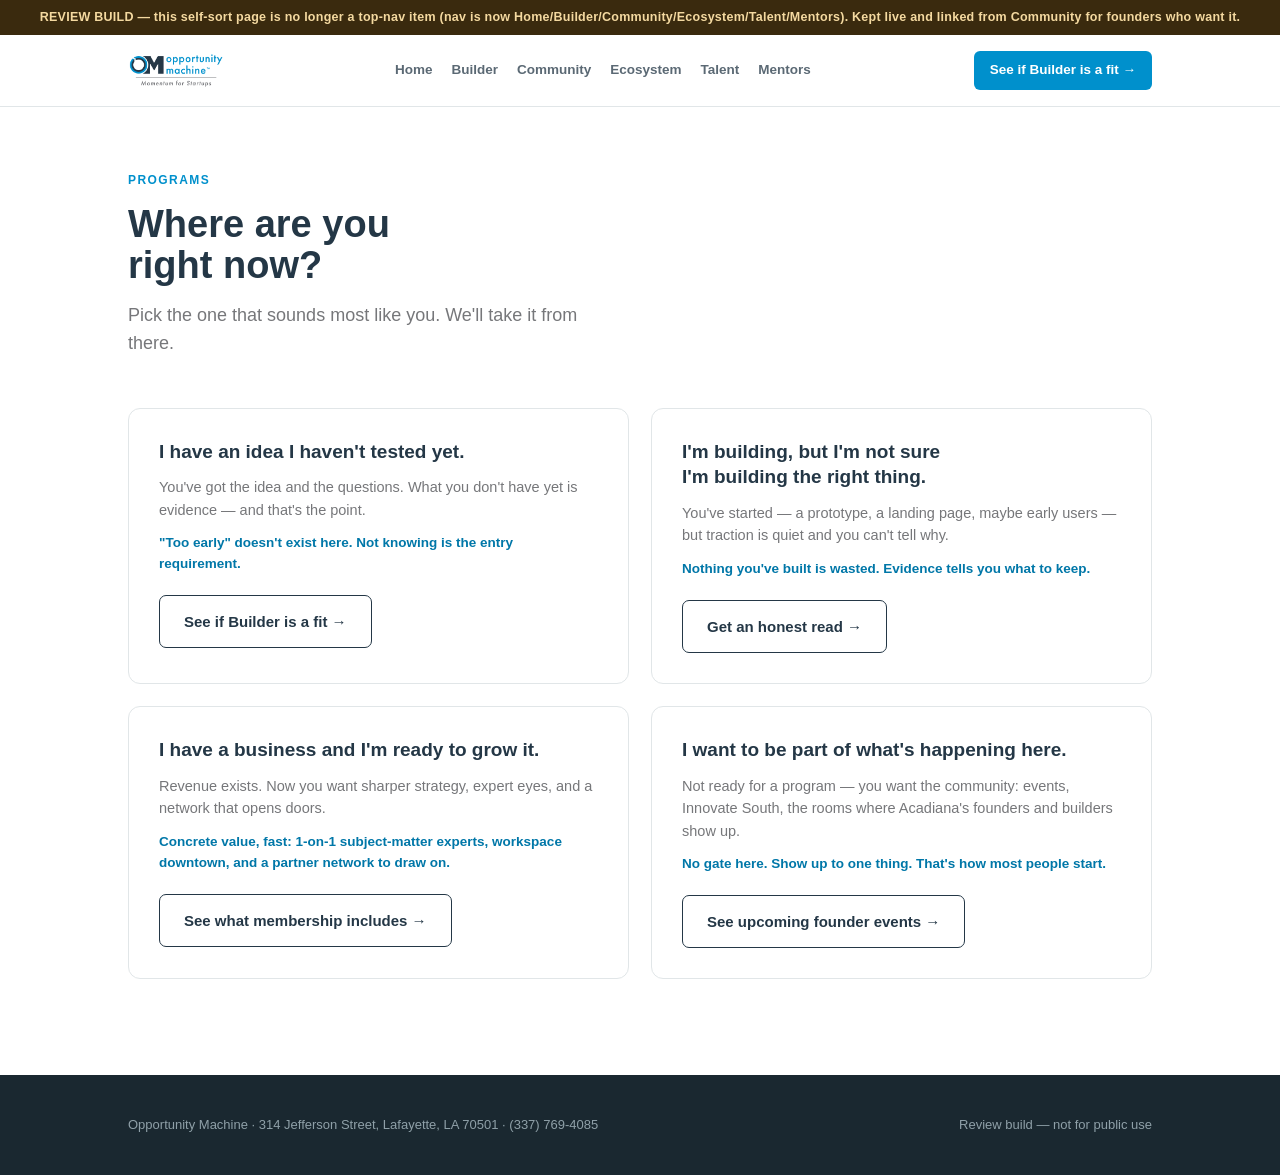
<file: programs.html>
<!doctype html>
<html lang="en">
<head>
<meta charset="utf-8">
<meta name="viewport" content="width=device-width, initial-scale=1">
<title>Programs — Opportunity Machine</title>
<link rel="stylesheet" href="styles.css">
</head>
<body>

<div class="review-banner">REVIEW BUILD — this self-sort page is no longer a top-nav item (nav is now Home/Builder/Community/Ecosystem/Talent/Mentors). Kept live and linked from Community for founders who want it.</div>

<nav class="site-nav">
  <div class="wrap">
    <div class="wordmark-logo" role="img" aria-label="Opportunity Machine"></div>
    <div class="nav-links">
      <a href="index.html">Home</a>
      <a href="builder.html">Builder</a>
      <a href="community.html">Community</a>
      <a href="ecosystem.html">Ecosystem</a>
      <a href="talent.html">Talent</a>
      <a href="mentors.html">Mentors</a>
    </div>
    <a class="nav-cta" href="builder.html#invite">See if Builder is a fit →</a>
  </div>
</nav>

<section class="screen" style="padding-top:64px;">
  <div class="wrap">
    <span class="eyebrow">Programs</span>
    <h1 class="hero-h" style="color:var(--navy);font-size:38px;">Where are you right now?</h1>
    <p class="dek">Pick the one that sounds most like you. We'll take it from there.</p>

    <div class="door-grid">
      <div class="door-card">
        <h3>I have an idea I haven't tested yet.</h3>
        <p class="copy">You've got the idea and the questions. What you don't have yet is evidence — and that's the point.</p>
        <p class="reassure">"Too early" doesn't exist here. Not knowing is the entry requirement.</p>
        <a class="btn btn-ghost" href="builder.html#invite">See if Builder is a fit →</a>
      </div>

      <div class="door-card">
        <h3>I'm building, but I'm not sure I'm building the right thing.</h3>
        <p class="copy">You've started — a prototype, a landing page, maybe early users — but traction is quiet and you can't tell why.</p>
        <p class="reassure">Nothing you've built is wasted. Evidence tells you what to keep.</p>
        <a class="btn btn-ghost" href="builder.html#already-building">Get an honest read →</a>
      </div>

      <div class="door-card">
        <h3>I have a business and I'm ready to grow it.</h3>
        <p class="copy">Revenue exists. Now you want sharper strategy, expert eyes, and a network that opens doors.</p>
        <p class="reassure">Concrete value, fast: 1-on-1 subject-matter experts, workspace downtown, and a partner network to draw on.</p>
        <a class="btn btn-ghost" href="mentors.html">See what membership includes →</a>
      </div>

      <div class="door-card">
        <h3>I want to be part of what's happening here.</h3>
        <p class="copy">Not ready for a program — you want the community: events, Innovate South, the rooms where Acadiana's founders and builders show up.</p>
        <p class="reassure">No gate here. Show up to one thing. That's how most people start.</p>
        <a class="btn btn-ghost" href="https://www.innovatesouth.org/" target="_blank" rel="noopener">See upcoming founder events →</a>
      </div>
    </div>
  </div>
</section>

<footer class="site-footer">
  <div class="wrap">
    <span>Opportunity Machine · 314 Jefferson Street, Lafayette, LA 70501 · (337) 769-4085</span>
    <span>Review build — not for public use</span>
  </div>
</footer>

</body>
</html>
</file>
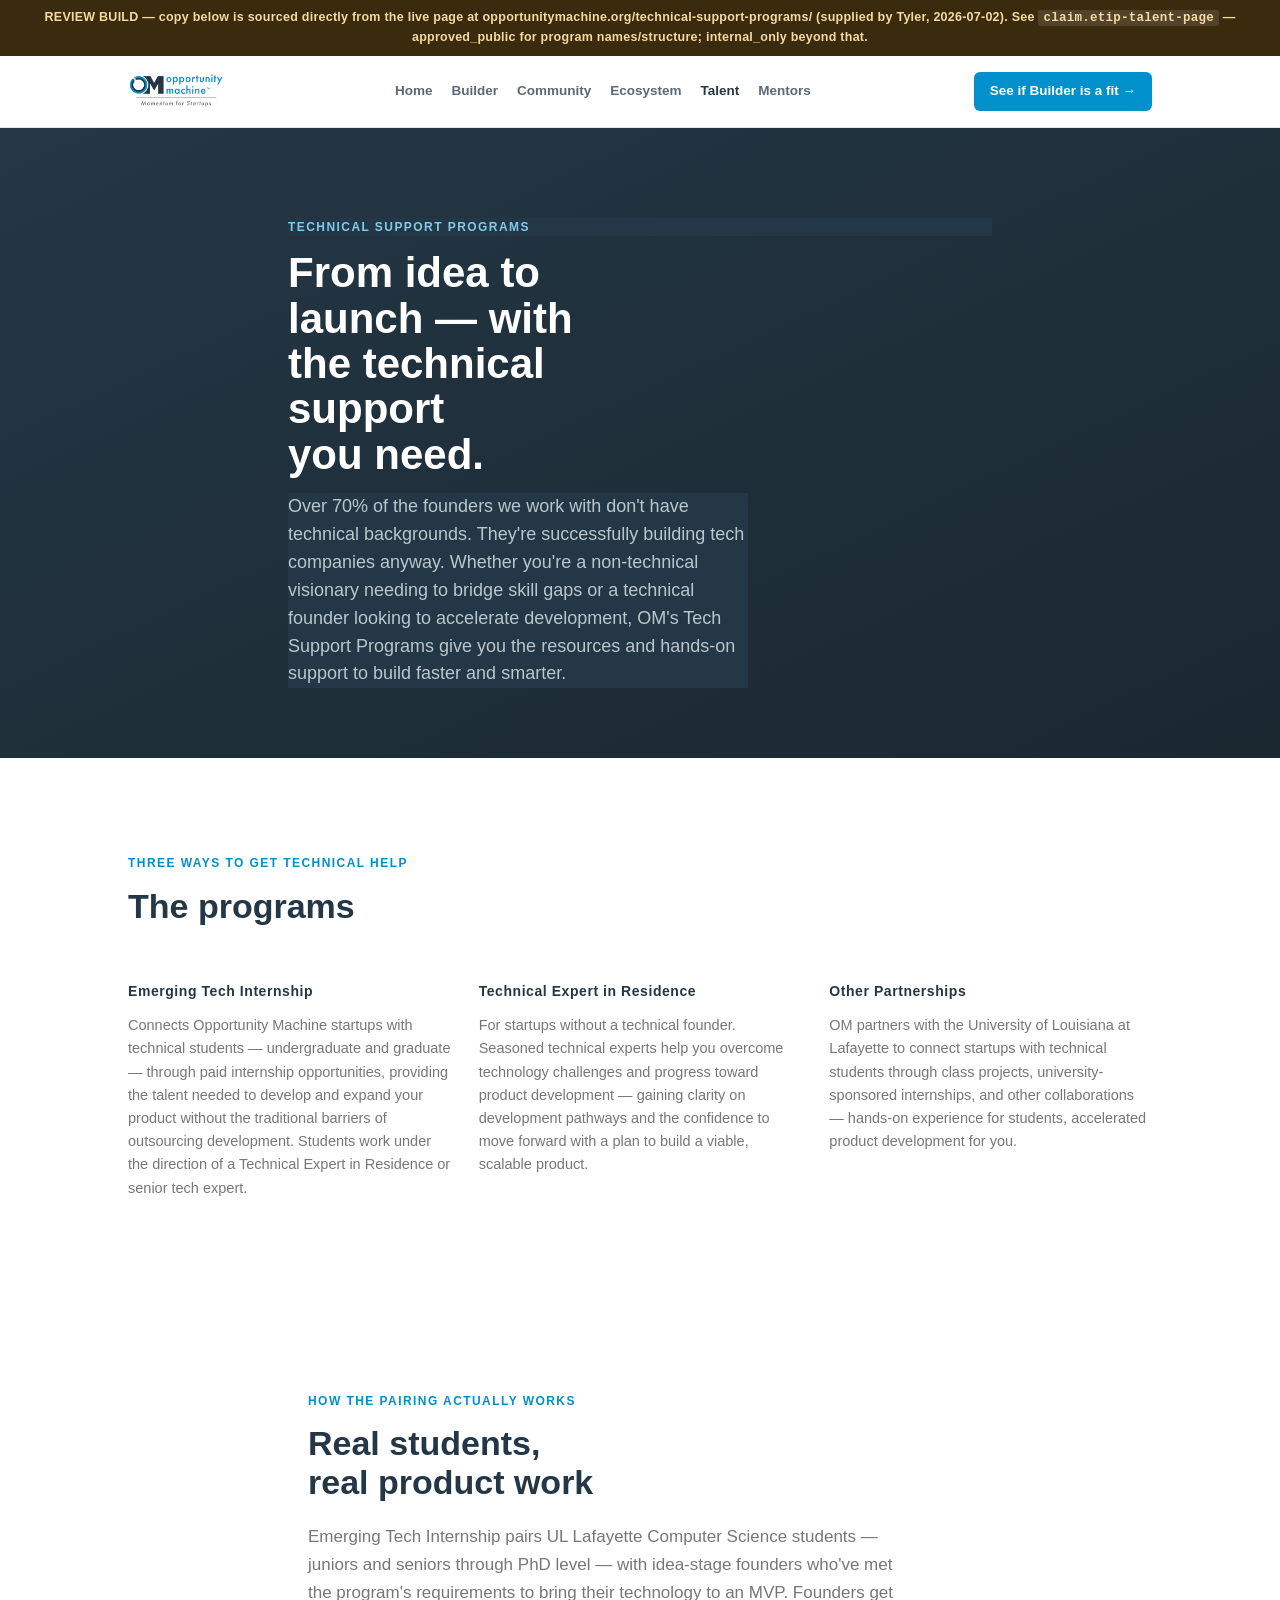
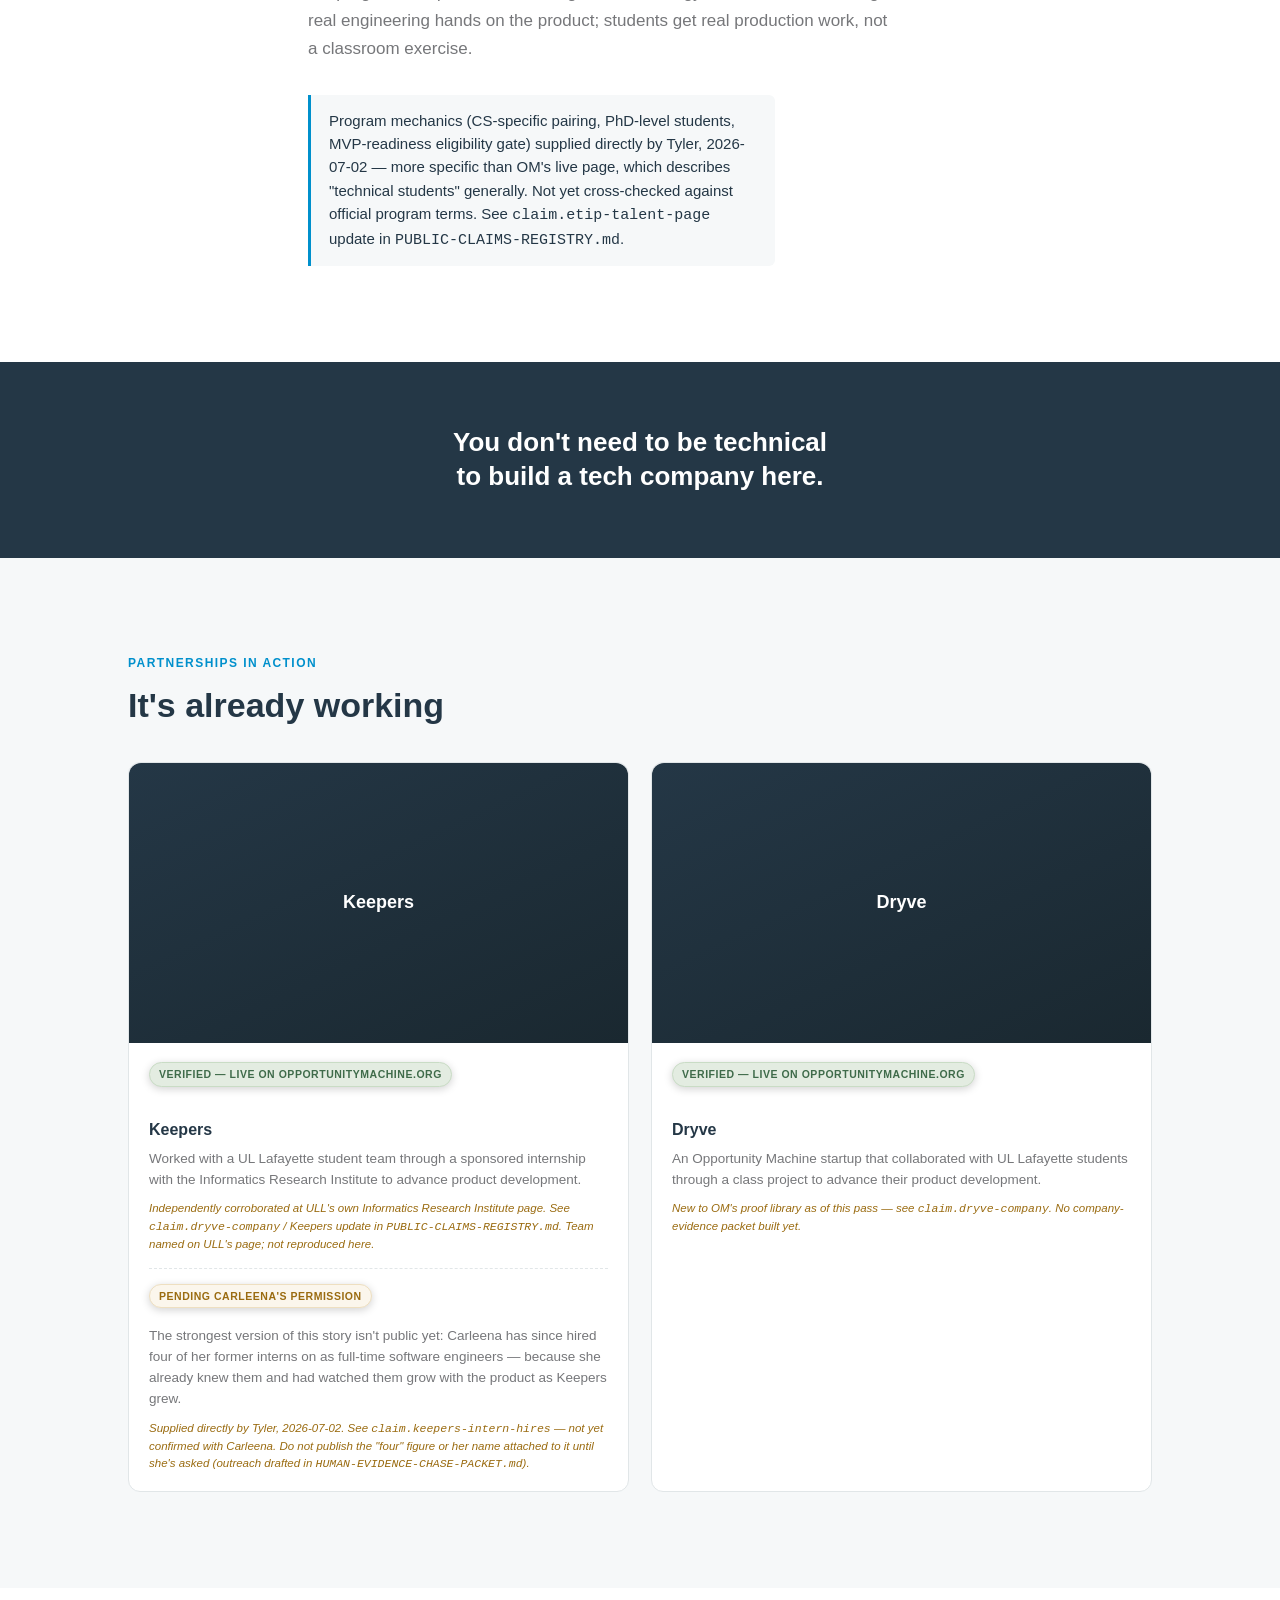
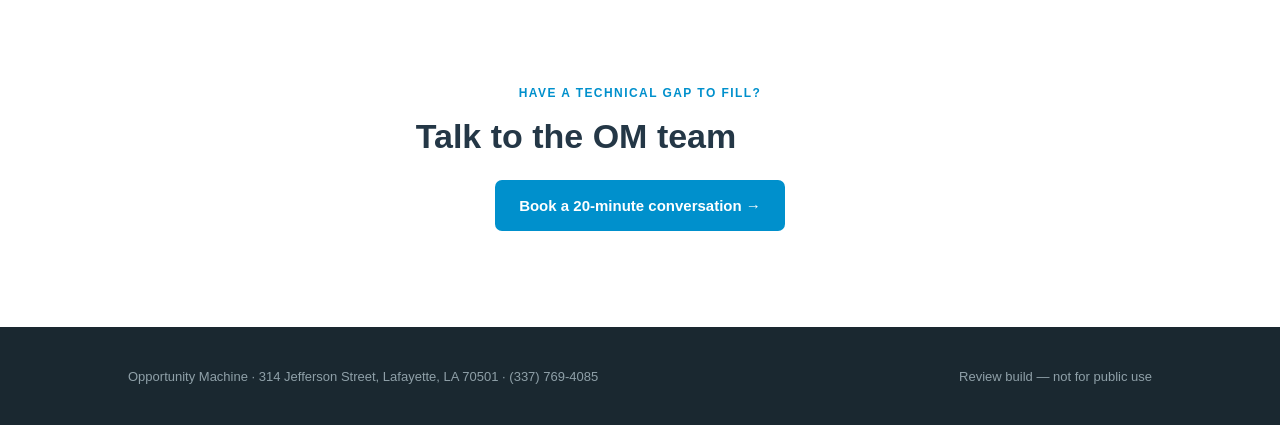
<file: talent.html>
<!doctype html>
<html lang="en">
<head>
<meta charset="utf-8">
<meta name="viewport" content="width=device-width, initial-scale=1">
<title>Technical Support Programs — Opportunity Machine</title>
<link rel="stylesheet" href="styles.css">
</head>
<body>

<div class="review-banner">REVIEW BUILD — copy below is sourced directly from the live page at opportunitymachine.org/technical-support-programs/ (supplied by Tyler, 2026-07-02). See <code>claim.etip-talent-page</code> — approved_public for program names/structure; internal_only beyond that.</div>

<nav class="site-nav">
  <div class="wrap">
    <div class="wordmark-logo" role="img" aria-label="Opportunity Machine"></div>
    <div class="nav-links">
      <a href="index.html">Home</a>
      <a href="builder.html">Builder</a>
      <a href="community.html">Community</a>
      <a href="ecosystem.html">Ecosystem</a>
      <a href="talent.html" class="current">Talent</a>
      <a href="mentors.html">Mentors</a>
    </div>
    <a class="nav-cta" href="builder.html#invite">See if Builder is a fit →</a>
  </div>
</nav>

<header class="hero" style="padding:90px 0 70px;">
  <div class="wrap" style="max-width:760px;">
    <span class="eyebrow on-navy">Technical Support Programs</span>
    <h1 class="hero-h" style="font-size:42px;">From idea to launch — with the technical support you need.</h1>
    <p class="dek on-navy">Over 70% of the founders we work with don't have technical backgrounds. They're successfully building tech companies anyway. Whether you're a non-technical visionary needing to bridge skill gaps or a technical founder looking to accelerate development, OM's Tech Support Programs give you the resources and hands-on support to build faster and smarter.</p>
  </div>
</header>

<section class="screen">
  <div class="wrap">
    <span class="eyebrow">Three ways to get technical help</span>
    <h2 class="section-h">The programs</h2>
    <div class="fornot" style="grid-template-columns:repeat(3,1fr);margin-top:36px;">
      <div>
        <h4>Emerging Tech Internship</h4>
        <p style="color:var(--gray);font-size:14.5px;line-height:1.6;">Connects Opportunity Machine startups with technical students — undergraduate and graduate — through paid internship opportunities, providing the talent needed to develop and expand your product without the traditional barriers of outsourcing development. Students work under the direction of a Technical Expert in Residence or senior tech expert.</p>
      </div>
      <div>
        <h4>Technical Expert in Residence</h4>
        <p style="color:var(--gray);font-size:14.5px;line-height:1.6;">For startups without a technical founder. Seasoned technical experts help you overcome technology challenges and progress toward product development — gaining clarity on development pathways and the confidence to move forward with a plan to build a viable, scalable product.</p>
      </div>
      <div>
        <h4>Other Partnerships</h4>
        <p style="color:var(--gray);font-size:14.5px;line-height:1.6;">OM partners with the University of Louisiana at Lafayette to connect startups with technical students through class projects, university-sponsored internships, and other collaborations — hands-on experience for students, accelerated product development for you.</p>
      </div>
    </div>
  </div>
</section>

<section class="screen">
  <div class="wrap" style="max-width:720px;">
    <span class="eyebrow">How the pairing actually works</span>
    <h2 class="section-h">Real students, real product work</h2>
    <p class="proof-body">
      Emerging Tech Internship pairs UL Lafayette Computer Science students — juniors and seniors through PhD level — with idea-stage founders who've met the program's requirements to bring their technology to an MVP. Founders get real engineering hands on the product; students get real production work, not a classroom exercise.
    </p>
    <div class="stat-line">Program mechanics (CS-specific pairing, PhD-level students, MVP-readiness eligibility gate) supplied directly by Tyler, 2026-07-02 — more specific than OM's live page, which describes "technical students" generally. Not yet cross-checked against official program terms. See <code>claim.etip-talent-page</code> update in <code>PUBLIC-CLAIMS-REGISTRY.md</code>.</div>
  </div>
</section>

<div class="identity-band">
  <h3>You don't need to be technical to build a tech company here.</h3>
</div>

<section class="screen on-tint">
  <div class="wrap">
    <span class="eyebrow">Partnerships in action</span>
    <h2 class="section-h">It's already working</h2>
    <div class="video-grid" style="grid-template-columns:1fr 1fr;margin-top:36px;">
      <div class="video-card" style="overflow:visible;">
        <div style="aspect-ratio:16/9;background:linear-gradient(155deg,var(--navy),var(--navy-deep));border-radius:12px 12px 0 0;display:flex;align-items:center;justify-content:center;color:#fff;font-weight:700;font-size:18px;">Keepers</div>
        <div class="video-meta">
          <span class="cleared">Verified — live on opportunitymachine.org</span>
          <h4>Keepers</h4>
          <p>Worked with a UL Lafayette student team through a sponsored internship with the Informatics Research Institute to advance product development.</p>
          <div class="source-note">Independently corroborated at ULL's own Informatics Research Institute page. See <code>claim.dryve-company</code> / Keepers update in <code>PUBLIC-CLAIMS-REGISTRY.md</code>. Team named on ULL's page; not reproduced here.</div>
          <div style="margin-top:14px;padding-top:14px;border-top:1px dashed var(--line);">
            <span class="pending">Pending Carleena's permission</span>
            <p style="margin-top:8px;">The strongest version of this story isn't public yet: Carleena has since hired four of her former interns on as full-time software engineers — because she already knew them and had watched them grow with the product as Keepers grew.</p>
            <div class="source-note">Supplied directly by Tyler, 2026-07-02. See <code>claim.keepers-intern-hires</code> — not yet confirmed with Carleena. Do not publish the "four" figure or her name attached to it until she's asked (outreach drafted in <code>HUMAN-EVIDENCE-CHASE-PACKET.md</code>).</div>
          </div>
        </div>
      </div>
      <div class="video-card" style="overflow:visible;">
        <div style="aspect-ratio:16/9;background:linear-gradient(155deg,var(--navy),var(--navy-deep));border-radius:12px 12px 0 0;display:flex;align-items:center;justify-content:center;color:#fff;font-weight:700;font-size:18px;">Dryve</div>
        <div class="video-meta">
          <span class="cleared">Verified — live on opportunitymachine.org</span>
          <h4>Dryve</h4>
          <p>An Opportunity Machine startup that collaborated with UL Lafayette students through a class project to advance their product development.</p>
          <div class="source-note">New to OM's proof library as of this pass — see <code>claim.dryve-company</code>. No company-evidence packet built yet.</div>
        </div>
      </div>
    </div>
  </div>
</section>

<section class="screen" style="text-align:center;">
  <div class="wrap" style="max-width:600px;">
    <span class="eyebrow">Have a technical gap to fill?</span>
    <h2 class="section-h">Talk to the OM team</h2>
    <div style="margin-top:24px;"><a class="btn btn-primary" href="builder.html#invite">Book a 20-minute conversation →</a></div>
  </div>
</section>

<footer class="site-footer">
  <div class="wrap">
    <span>Opportunity Machine · 314 Jefferson Street, Lafayette, LA 70501 · (337) 769-4085</span>
    <span>Review build — not for public use</span>
  </div>
</footer>

</body>
</html>
</file>
<file: styles.css>
:root{
  --navy:#243746;
  --navy-deep:#1a2830;
  --blue:#0090CC;
  --blue-deep:#0077A8;
  --gray:#76777A;
  --paper:#FFFFFF;
  --paper-tint:#F6F8F9;
  --line:#E1E6E8;
  --ink:#1E2A30;
  --sans:"Century Gothic","Futura","Avenir Next","Segoe UI",ui-sans-serif,sans-serif;
}

*{box-sizing:border-box;}
html,body{margin:0;padding:0;}
body{
  font-family:var(--sans);
  color:var(--ink);
  background:var(--paper);
  line-height:1.55;
  -webkit-font-smoothing:antialiased;
}
h1,h2,h3{font-weight:700;text-wrap:balance;margin:0;}
p{margin:0;}
a{color:inherit;text-decoration:none;}
img,svg{max-width:100%;display:block;}
button{font-family:inherit;cursor:pointer;}

.wrap{max-width:1080px;margin:0 auto;padding:0 28px;}
.screen{padding:96px 0;}
@media (max-width:720px){.screen{padding:64px 0;}}

/* ---------------- Nav ---------------- */
.site-nav{
  position:sticky;top:0;z-index:50;
  background:rgba(255,255,255,.92);
  backdrop-filter:blur(6px);
  border-bottom:1px solid var(--line);
}
.site-nav .wrap{display:flex;align-items:center;justify-content:space-between;padding:16px 28px;max-width:1080px;}
.wordmark{font-weight:700;font-size:16px;letter-spacing:.02em;color:var(--navy);}
.wordmark b{color:var(--blue);}
.wordmark-logo{
  display:block;height:38px;width:104px;
  background-image:url("[data-uri]");
  background-size:contain;background-repeat:no-repeat;background-position:left center;
}
.nav-links{display:flex;gap:19px;font-size:13.5px;font-weight:600;color:var(--navy);white-space:nowrap;}
.site-nav .wrap{gap:18px;}
.nav-links a{opacity:.75;transition:opacity .15s;}
.nav-links a:hover, .nav-links a.current{opacity:1;}
.nav-cta{
  background:var(--blue);color:#fff;font-size:13.5px;font-weight:700;
  padding:9px 16px;border-radius:6px;transition:background .15s;
}
.nav-cta:hover{background:var(--blue-deep);}
@media (max-width:720px){.nav-links{display:none;}}

/* ---------------- Buttons ---------------- */
.btn{
  display:inline-flex;align-items:center;gap:8px;
  font-weight:700;font-size:15px;
  padding:14px 24px;border-radius:7px;border:none;
  transition:transform .12s ease, background .15s;
}
.btn:hover{transform:translateY(-1px);}
.btn-primary{background:var(--blue);color:#fff;}
.btn-primary:hover{background:var(--blue-deep);}
.btn-ghost{background:transparent;color:var(--navy);border:1.5px solid var(--navy);}
.btn-ghost:hover{background:var(--navy);color:#fff;}
.btn-link{
  color:var(--blue);font-weight:700;font-size:14.5px;
  border-bottom:1.5px solid rgba(0,144,204,.4);
}
.btn-link:hover{border-color:var(--blue);}
.btn-white{background:#fff;color:var(--navy);}
.btn-white:hover{background:var(--paper-tint);}

/* ---------------- Eyebrow / type ---------------- */
.eyebrow{
  font-size:12px;font-weight:700;letter-spacing:.12em;text-transform:uppercase;
  color:var(--blue);margin-bottom:14px;display:block;
}
.eyebrow.on-navy{color:#7FCBEA;}
h1.hero-h{font-size:52px;line-height:1.08;color:#fff;max-width:15ch;}
h1.hero-h.on-light{color:var(--navy);}
h2.section-h{font-size:34px;line-height:1.15;color:var(--navy);max-width:22ch;}
h2.section-h.on-navy{color:#fff;}
.dek{font-size:18px;color:var(--gray);max-width:46ch;margin-top:16px;line-height:1.55;}
.dek.on-navy{color:#B9C6CC;}
@media (max-width:720px){h1.hero-h{font-size:36px;}h2.section-h{font-size:26px;}}

/* ---------------- Section variants ---------------- */
.on-navy{background:var(--navy);color:#fff;}
.on-tint{background:var(--paper-tint);}

/* ---------------- Hero ---------------- */
.hero{
  background:linear-gradient(155deg,var(--navy) 0%, var(--navy-deep) 100%);
  color:#fff;padding:120px 0 90px;position:relative;overflow:hidden;
}
.hero-photo{
  border-radius:10px;
  background:repeating-linear-gradient(135deg, rgba(255,255,255,.05) 0 2px, transparent 2px 14px), linear-gradient(160deg,#2c4353,#16232b);
  border:1px solid rgba(255,255,255,.12);
  aspect-ratio:4/3;
  display:flex;align-items:center;justify-content:center;
  color:rgba(255,255,255,.4);font-size:13px;font-weight:600;text-align:center;padding:20px;
}
.hero-grid{display:grid;grid-template-columns:1.1fr .9fr;gap:56px;align-items:center;}
@media (max-width:820px){.hero-grid{grid-template-columns:1fr;}.hero-photo{order:-1;max-width:340px;}}
.hero-ctas{display:flex;flex-wrap:wrap;gap:18px;margin-top:32px;align-items:center;}
.rotating-line{margin-top:26px;font-size:15px;color:#B9C6CC;min-height:22px;}

/* ---------------- Mirror ---------------- */
.mirror{padding:110px 0;}
.mirror-lines{max-width:56ch;margin:0 auto;text-align:left;}
.mirror-lines p{
  font-size:23px;line-height:1.45;color:var(--navy);margin-bottom:26px;
  opacity:0;transform:translateY(8px);
  transition:opacity .6s ease, transform .6s ease;
}
.mirror-lines p.visible{opacity:1;transform:none;}
.mirror-close{
  border-left:3px solid var(--blue);padding-left:20px;margin-top:36px;
  font-size:19px;font-weight:700;color:var(--navy);max-width:52ch;
}
@media (prefers-reduced-motion: reduce){.mirror-lines p{opacity:1;transform:none;transition:none;}}

/* ---------------- Reframe ---------------- */
.reframe{background:var(--navy);color:#fff;}
.reframe .wrap{max-width:760px;}
.reframe-body{font-size:18px;color:#CBD6DA;margin-top:22px;max-width:60ch;}
.reframe-body strong{color:#fff;}

/* ---------------- Path ---------------- */
.path-stages{display:grid;grid-template-columns:repeat(5,1fr);gap:18px;margin-top:52px;}
@media (max-width:900px){.path-stages{grid-template-columns:1fr;}}
.path-stage{border-top:3px solid var(--blue);padding-top:16px;}
.path-stage h4{font-size:14px;letter-spacing:.06em;text-transform:uppercase;color:var(--navy);margin-bottom:8px;}
.path-stage p{font-size:14px;color:var(--gray);margin-bottom:8px;line-height:1.5;}
.path-stage .om-does{font-size:13px;color:var(--navy);font-style:italic;}
.path-line{height:56px;margin:0 0 8px;position:relative;}
.path-line svg{width:100%;height:100%;}
.path-close{margin-top:44px;font-size:15px;color:var(--gray);}

/* ---------------- Method ---------------- */
.method-cards{display:grid;grid-template-columns:repeat(4,1fr);gap:20px;margin-top:46px;}
@media (max-width:900px){.method-cards{grid-template-columns:1fr 1fr;}}
@media (max-width:600px){.method-cards{grid-template-columns:1fr;}}
.method-card{background:#fff;border:1px solid var(--line);border-radius:10px;padding:24px 22px;}
.method-card .num{font-size:12px;font-weight:700;color:var(--blue);letter-spacing:.08em;}
.method-card h4{font-size:17px;color:var(--navy);margin:10px 0 8px;}
.method-card p.desc{font-size:14px;color:var(--gray);margin-bottom:14px;}
.method-card .q{font-size:15px;font-style:italic;color:var(--navy);margin-bottom:14px;line-height:1.4;}
.method-card .out{font-size:12.5px;color:var(--gray);border-top:1px dashed var(--line);padding-top:12px;}
.method-card .out b{color:var(--navy);}

/* ---------------- Proof (process-proof / State C) ---------------- */
.proof-body{font-size:17px;color:var(--gray);margin-top:20px;max-width:62ch;line-height:1.65;}
.proof-close{margin-top:26px;font-size:15px;font-weight:600;color:var(--navy);max-width:56ch;}
.quote-pair{display:grid;grid-template-columns:1fr 1fr;gap:24px;margin-top:44px;}
@media (max-width:720px){.quote-pair{grid-template-columns:1fr;}}
.quote-card{background:var(--paper-tint);border-radius:10px;padding:26px;font-size:15px;color:var(--navy);}
.quote-card cite{display:block;margin-top:14px;font-size:13px;font-style:normal;color:var(--gray);}
.stat-line{
  margin-top:32px;font-size:15px;color:var(--navy);background:var(--paper-tint);
  border-left:3px solid var(--blue);padding:14px 18px;border-radius:0 6px 6px 0;max-width:56ch;
}

/* ---------------- Identity band ---------------- */
.identity-band{background:var(--navy);color:#fff;padding:64px 0;text-align:center;}
.identity-band h3{font-size:26px;max-width:32ch;margin:0 auto;line-height:1.3;}

/* ---------------- Invitation ---------------- */
.invite-body{font-size:17px;color:var(--gray);margin-top:18px;max-width:58ch;}
.invite-calendly{
  margin-top:36px;border:1px dashed var(--line);border-radius:10px;padding:40px 24px;text-align:center;
  color:var(--gray);font-size:13.5px;background:var(--paper-tint);
}
.invite-micro{font-size:13px;color:var(--gray);margin-top:14px;max-width:54ch;}
.invite-fallback{
  margin-top:44px;padding-top:32px;border-top:1px solid var(--line);
}
.invite-fallback b{color:var(--navy);display:block;margin-bottom:8px;font-size:15px;}
.newsletter-block{margin-top:44px;padding-top:32px;border-top:1px solid var(--line);}
.newsletter-form{display:flex;gap:10px;margin-top:14px;flex-wrap:wrap;}
.newsletter-form input{
  padding:12px 14px;border:1.5px solid var(--line);border-radius:6px;font-size:14px;flex:1;min-width:160px;font-family:inherit;
}
.privacy-note{font-size:12px;color:var(--gray);margin-top:8px;}

/* ---------------- Doors (Programs page) ---------------- */
.door-grid{display:grid;grid-template-columns:1fr 1fr;gap:22px;margin-top:50px;}
@media (max-width:720px){.door-grid{grid-template-columns:1fr;}}
.door-card{border:1px solid var(--line);border-radius:12px;padding:30px;background:#fff;transition:box-shadow .15s;}
.door-card:hover{box-shadow:0 6px 24px rgba(36,55,70,.08);}
.door-card h3{font-size:19px;color:var(--navy);margin-bottom:12px;line-height:1.35;}
.door-card p.copy{font-size:14.5px;color:var(--gray);margin-bottom:12px;}
.door-card p.reassure{font-size:13.5px;color:var(--blue-deep);font-weight:600;margin-bottom:20px;}

/* ---------------- Cohort state block ---------------- */
.cohort-block{
  background:var(--paper-tint);border-radius:12px;padding:34px;margin-top:20px;
  border:1px solid var(--line);
}
.cohort-block h3{font-size:20px;color:var(--navy);margin-bottom:10px;}
.cohort-block p{font-size:15px;color:var(--gray);margin-bottom:18px;}
.cohort-block .micro{font-size:13px;color:var(--gray);margin-top:10px;}

/* ---------------- Bridge (Door 2) ---------------- */
.bridge{background:#FBF6EC;border:1px solid #EEDFC0;border-radius:12px;padding:36px;margin:36px 0;}
.bridge .eyebrow{color:#9A6B10;}
.bridge h3{font-size:22px;color:var(--navy);margin-bottom:14px;}
.bridge p{font-size:15px;color:var(--gray);margin-bottom:12px;line-height:1.6;}

/* ---------------- FAQ ---------------- */
.faq-item{border-bottom:1px solid var(--line);padding:20px 0;}
.faq-item summary{font-size:16px;font-weight:700;color:var(--navy);cursor:pointer;list-style:none;}
.faq-item summary::-webkit-details-marker{display:none;}
.faq-item summary::after{content:"+";float:right;color:var(--blue);font-size:20px;}
.faq-item[open] summary::after{content:"–";}
.faq-item p{margin-top:12px;font-size:14.5px;color:var(--gray);}

/* ---------------- For / Not-for ---------------- */
.fornot{display:grid;grid-template-columns:1fr 1fr;gap:28px;margin-top:40px;}
@media (max-width:720px){.fornot{grid-template-columns:1fr;}}
.fornot ul{margin:0;padding-left:20px;font-size:14.5px;color:var(--gray);line-height:1.7;}
.fornot h4{font-size:14px;letter-spacing:.04em;color:var(--navy);margin-bottom:12px;}

/* ---------------- Footer ---------------- */
footer.site-footer{background:var(--navy-deep);color:#8FA0A8;padding:40px 0;font-size:13px;}
footer.site-footer .wrap{display:flex;justify-content:space-between;flex-wrap:wrap;gap:12px;}

/* ---------------- Review banner ---------------- */
.review-banner{
  background:#3A2A0E;color:#F4D9A0;font-size:12.5px;text-align:center;padding:8px 16px;
  font-weight:600;letter-spacing:.02em;
}
.review-banner code{background:rgba(255,255,255,.12);padding:1px 5px;border-radius:3px;}

/* ---------------- Clarity Check ---------------- */
.cc-shell{max-width:620px;margin:0 auto;padding:100px 28px 120px;min-height:70vh;}
.cc-progress{display:flex;gap:6px;margin-bottom:40px;}
.cc-dot{height:5px;flex:1;background:var(--line);border-radius:3px;overflow:hidden;}
.cc-dot.filled{background:var(--blue);}
.cc-screen{display:none;}
.cc-screen.active{display:block;animation:ccfade .3s ease;}
@keyframes ccfade{from{opacity:0;transform:translateY(6px);}to{opacity:1;transform:none;}}
.cc-q{font-size:24px;color:var(--navy);margin-bottom:28px;line-height:1.4;}
.cc-options{display:flex;flex-direction:column;gap:12px;}
.cc-option{
  text-align:left;padding:16px 20px;border:1.5px solid var(--line);border-radius:8px;
  background:#fff;font-size:15px;color:var(--ink);font-family:inherit;min-height:48px;
  transition:border-color .12s, background .12s;
}
.cc-option:hover{border-color:var(--blue);background:var(--paper-tint);}
.cc-option.selected{border-color:var(--blue);background:#E9F6FC;}
.cc-nav{display:flex;justify-content:space-between;margin-top:32px;}
.cc-back{font-size:14px;color:var(--gray);font-weight:600;}
.cc-intro h1{font-size:32px;color:var(--navy);margin-bottom:16px;}
.cc-intro p{font-size:16px;color:var(--gray);margin-bottom:28px;max-width:52ch;}
.cc-band{font-size:13px;font-weight:700;letter-spacing:.08em;text-transform:uppercase;color:var(--blue);margin-bottom:10px;}
.cc-result h2{font-size:30px;color:var(--navy);margin-bottom:18px;}
.cc-result p{font-size:16px;color:var(--gray);margin-bottom:16px;max-width:56ch;line-height:1.6;}
.cc-flag{background:#FBF6EC;border:1px solid #EEDFC0;border-radius:8px;padding:16px 18px;font-size:14.5px;color:#7A5308;margin:18px 0;}
.cc-path-pin{margin:28px 0;padding:16px 18px;background:var(--paper-tint);border-radius:8px;font-size:13.5px;color:var(--navy);font-weight:600;}
.cc-email{margin-top:36px;padding-top:28px;border-top:1px solid var(--line);}
.cc-email-form{display:flex;gap:10px;margin-top:12px;flex-wrap:wrap;}
.cc-email-form input{padding:12px 14px;border:1.5px solid var(--line);border-radius:6px;font-size:14px;flex:1;min-width:180px;font-family:inherit;}

/* ---------------- Founder video proof (Phase 8) ---------------- */
.video-grid{display:grid;grid-template-columns:repeat(3,1fr);gap:22px;margin-top:40px;}
@media (max-width:900px){.video-grid{grid-template-columns:1fr;}}
.video-card{background:#fff;border:1px solid var(--line);border-radius:12px;overflow:hidden;}
.video-frame{position:relative;width:100%;aspect-ratio:16/9;background:#0c1418;}
.video-frame iframe{position:absolute;inset:0;width:100%;height:100%;border:0;}
.video-meta{padding:18px 20px;}
.pending{
  display:inline-block;font-size:10.5px;font-weight:700;letter-spacing:.05em;text-transform:uppercase;
  color:#9A6B10;background:#FBF6EC;border:1px solid #EEDFC0;padding:3px 9px;border-radius:999px;margin-bottom:10px;
  box-shadow:0 2px 8px rgba(0,0,0,.18);
}
.video-meta h4{font-size:16px;color:var(--navy);margin-bottom:6px;}
.video-meta p{font-size:13.5px;color:var(--gray);line-height:1.55;margin-bottom:0;}
.video-meta .source-note{font-size:11.5px;color:#9A6B10;margin-top:10px;font-style:italic;}

/* ---------------- Cleared video badge variant ---------------- */
.cleared{
  display:inline-block;font-size:10.5px;font-weight:700;letter-spacing:.05em;text-transform:uppercase;
  color:#3F6B4A;background:#E3ECE1;border:1px solid #C9DCC5;padding:3px 9px;border-radius:999px;margin-bottom:10px;
  box-shadow:0 2px 8px rgba(0,0,0,.18);
}

/* ---------------- Hero video (Phase 8 — OM BMV) ---------------- */
.hero-video-wrap{position:relative;border-radius:10px;overflow:hidden;border:1px solid rgba(255,255,255,.12);aspect-ratio:4/3;background:#0c1418;}
.hero-video{width:100%;height:100%;object-fit:cover;display:block;}
.hero-video-wrap iframe{position:absolute;inset:0;width:100%;height:100%;border:0;}

/* ---------------- Mentors grid (Phase 8) ---------------- */
.mentor-grid{display:grid;grid-template-columns:repeat(3,1fr);gap:16px;margin-top:36px;}
@media (max-width:900px){.mentor-grid{grid-template-columns:1fr 1fr;}}
@media (max-width:600px){.mentor-grid{grid-template-columns:1fr;}}
.mentor-card{background:#fff;border:1px solid var(--line);border-radius:10px;padding:18px 20px;}
.mentor-card.flagged{border-left:3px solid #B8860B;}
.mentor-card h4{font-size:15px;color:var(--navy);margin-bottom:6px;}
.mentor-card p{font-size:12.5px;color:var(--gray);line-height:1.5;margin-bottom:10px;min-height:38px;}
.mentor-card a{font-size:12px;color:var(--blue);font-weight:600;}
.mentor-flag{font-size:10.5px;color:#9A6B10;font-weight:700;text-transform:uppercase;letter-spacing:.03em;display:block;margin-bottom:6px;}

/* ---------------- Photo carousel (auto-advance) ---------------- */
.photo-carousel{position:relative;width:100%;aspect-ratio:16/9;background:#0c1418;overflow:hidden;}
.photo-carousel-slide{
  position:absolute;inset:0;opacity:0;transition:opacity .6s ease;
  background-size:cover;background-position:center;
  display:flex;align-items:center;justify-content:center;
  color:rgba(255,255,255,.45);font-size:13px;font-weight:600;text-align:center;padding:20px;
}
.photo-carousel-slide.active{opacity:1;}
</file>
